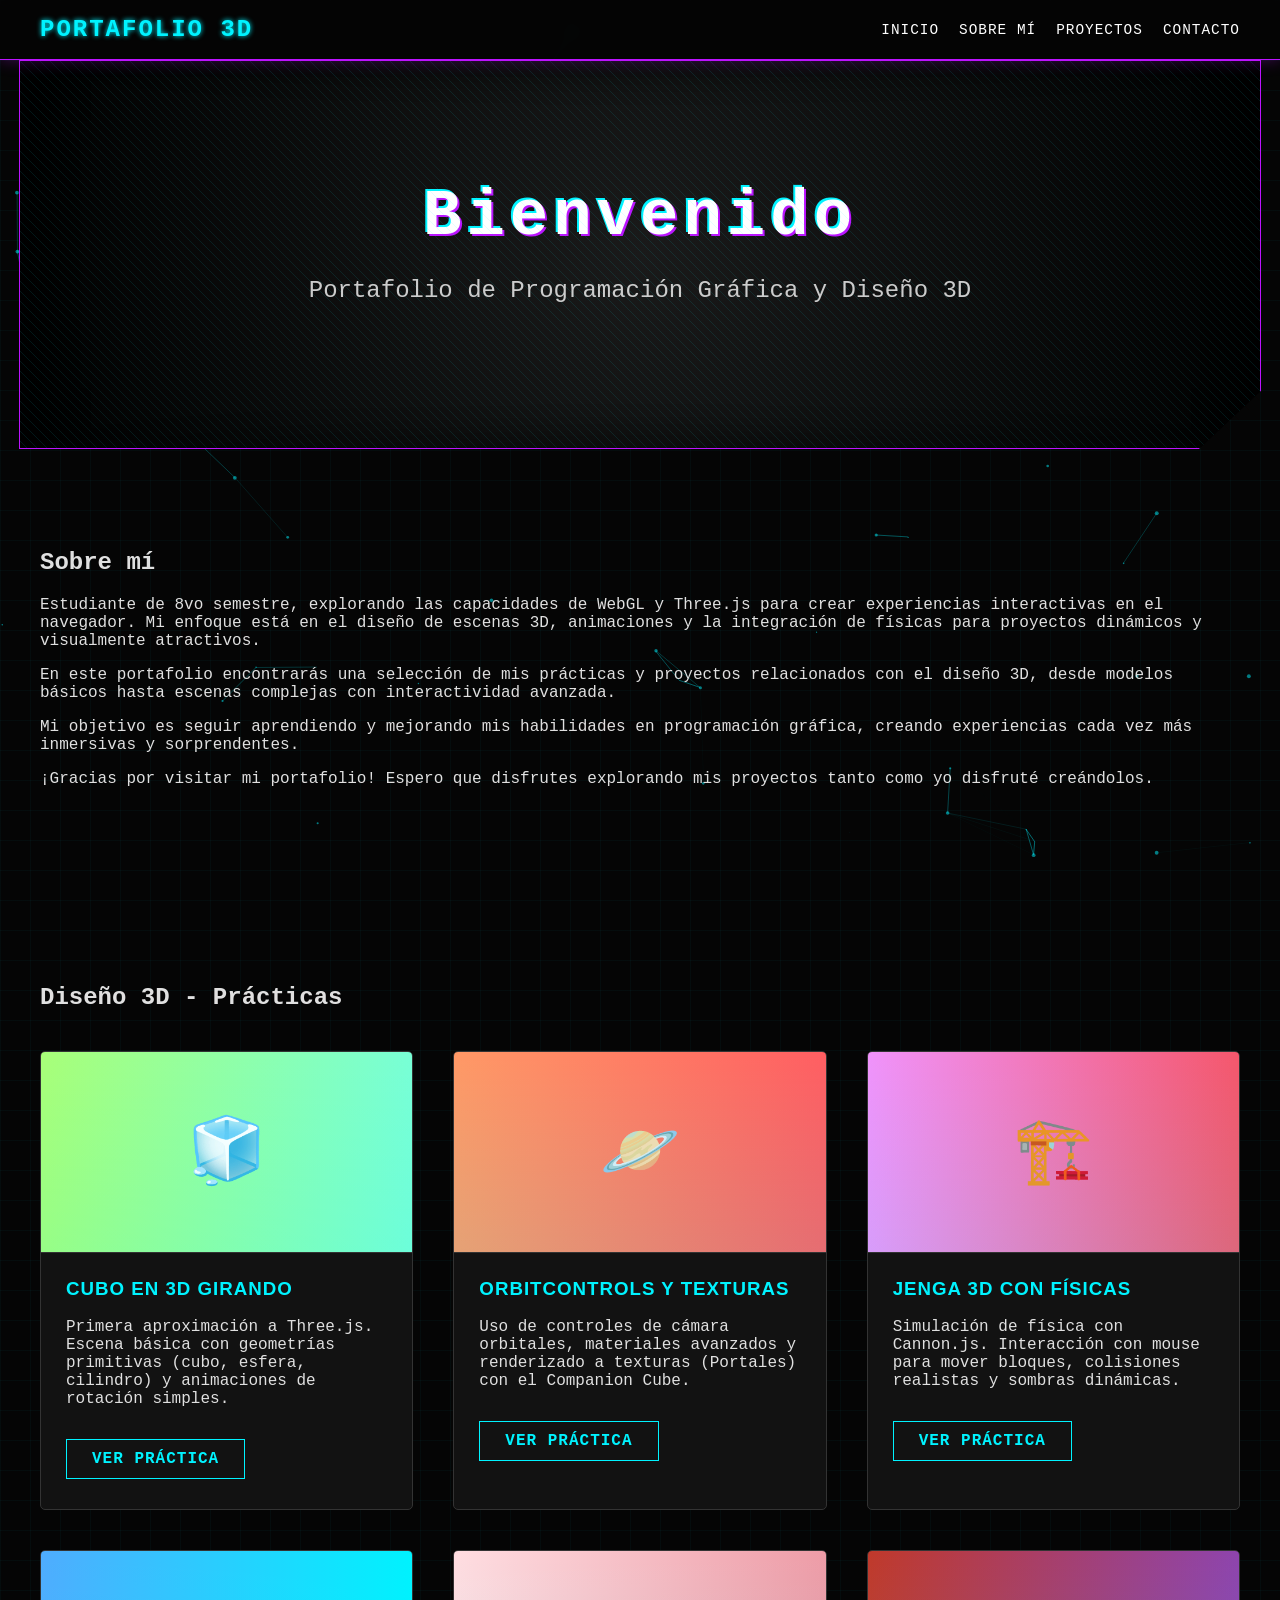
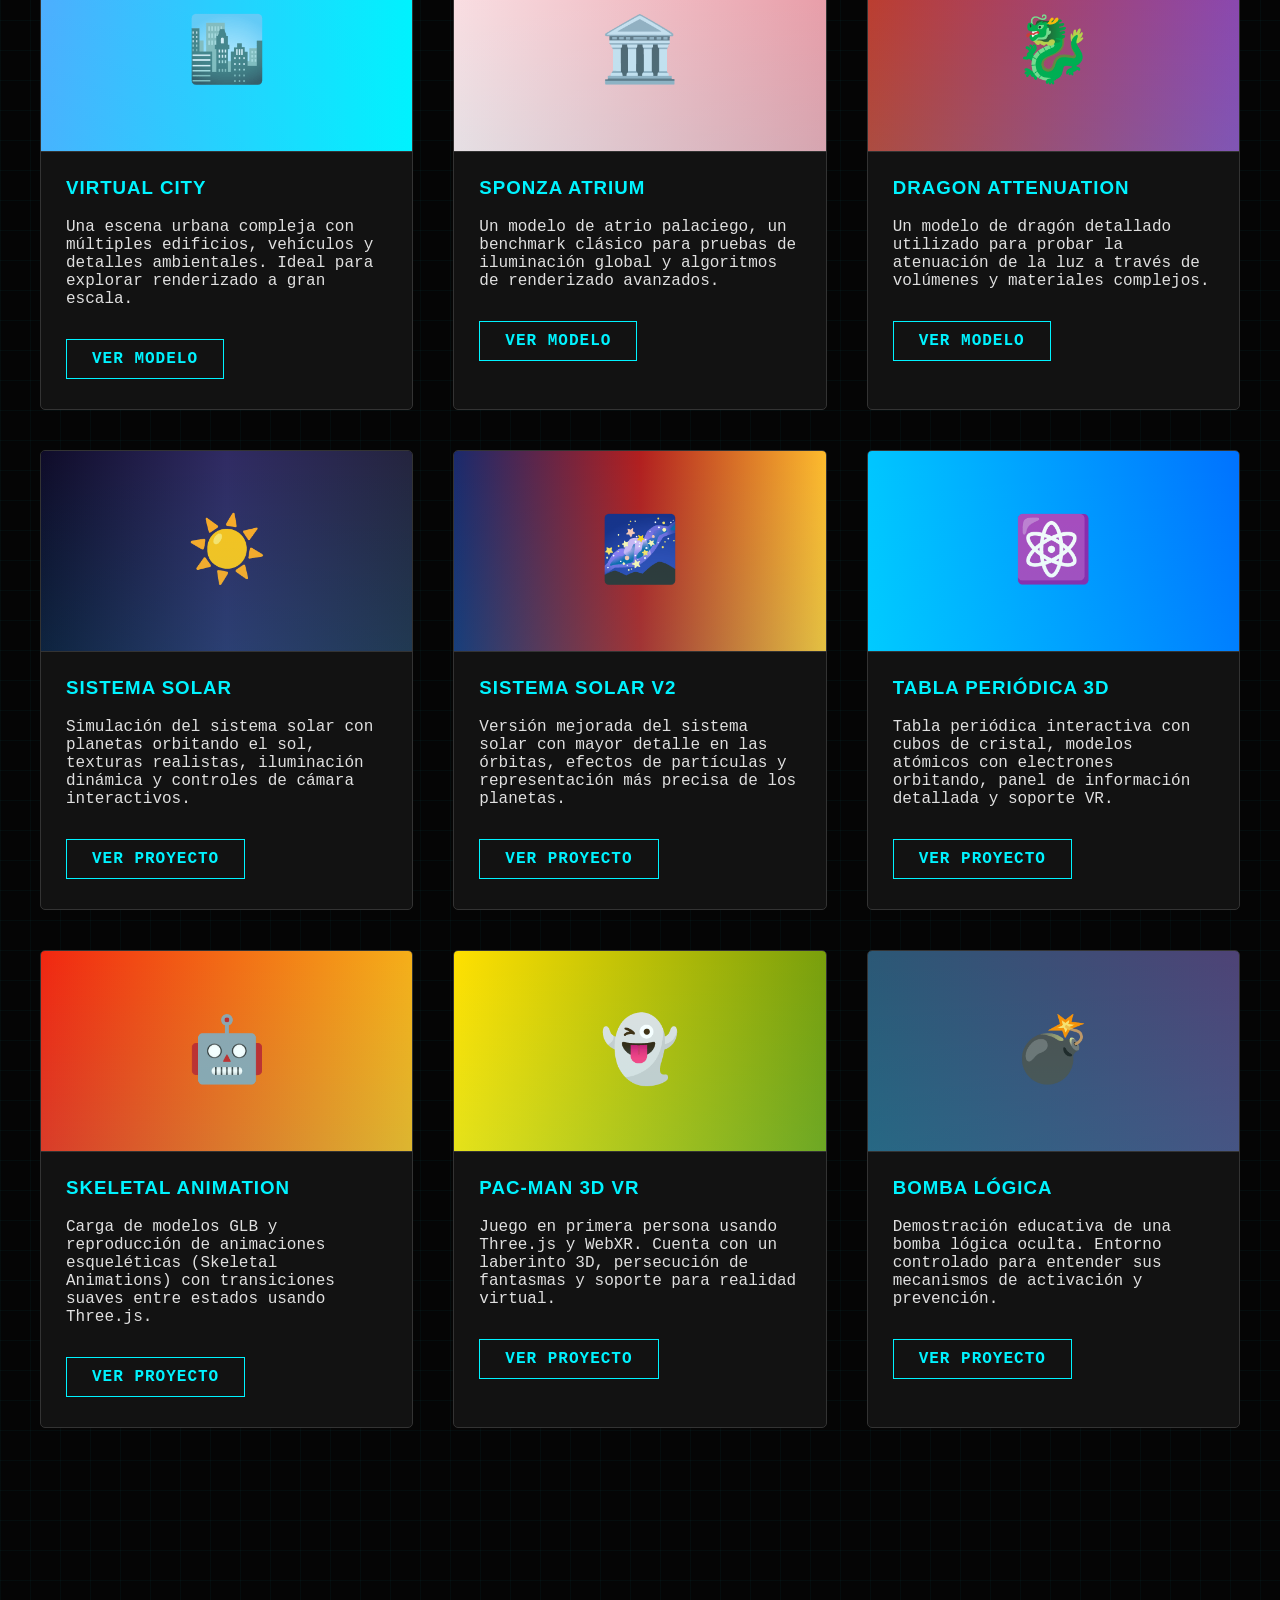
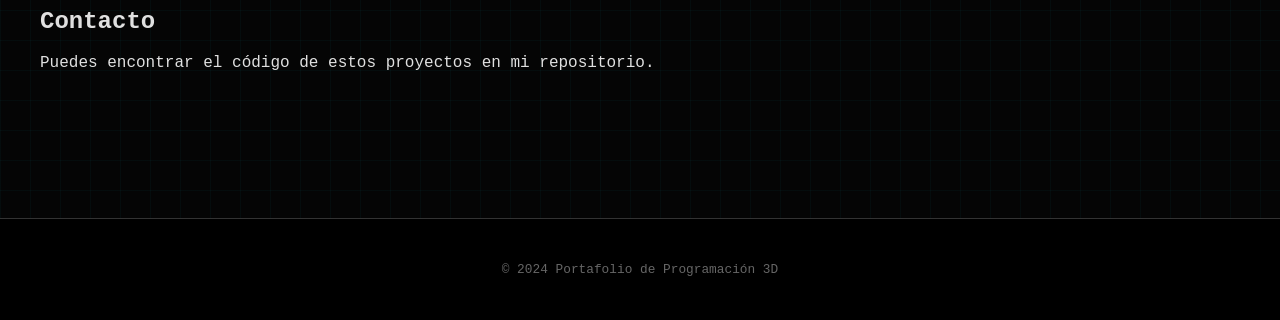
<file: index.html>
<!DOCTYPE html>
<html lang="es">
<head>
    <meta charset="UTF-8">
    <meta name="viewport" content="width=device-width, initial-scale=1.0">
    <title>Portafolio de Diseño 3D</title>
    <style>
        :root {
            --primary: #00f3ff; 
            --secondary: #bc13fe; /* Purple Neon */
            --bg-color: #050505; /* Deep Black */
            --card-bg: #121212; /* Dark Gray */
            --text-color: #e0e0e0;
            --neon-glow: 0 0 10px var(--primary), 0 0 20px var(--primary);
        }

        body { 
            font-family: 'Courier New', Courier, monospace; 
            margin: 0; padding: 0; 
            background-color: var(--bg-color); 
            color: var(--text-color);
            background-image: linear-gradient(rgba(0, 243, 255, 0.03) 1px, transparent 1px), linear-gradient(90deg, rgba(0, 243, 255, 0.03) 1px, transparent 1px);
            background-size: 30px 30px;
            animation: bgScroll 20s linear infinite;
        }
        
        @keyframes bgScroll {
            from { background-position: 0 0; }
            to { background-position: 30px 30px; }
        }

        #bg-canvas {
            position: fixed;
            top: 0;
            left: 0;
            width: 100%;
            height: 100%;
            z-index: -1;
            pointer-events: none;
        }
        
        /* Navigation */
        header { 
            background-color: rgba(5, 5, 5, 0.9); 
            border-bottom: 1px solid var(--secondary); 
            padding: 1rem 0; 
            position: sticky; 
            top: 0; 
            z-index: 1000; 
            box-shadow: 0 0 15px rgba(188, 19, 254, 0.3); 
            backdrop-filter: blur(5px);
        }
        nav { display: flex; justify-content: space-between; align-items: center; max-width: 1200px; margin: 0 auto; padding: 0 20px; }
        .logo { 
            font-size: 1.5rem; 
            font-weight: bold; 
            color: var(--primary); 
            text-shadow: 0 0 5px var(--primary);
            text-transform: uppercase;
            letter-spacing: 2px;
        }
        nav ul { list-style: none; display: flex; gap: 20px; margin: 0; padding: 0; }
        nav a { color: #fff; text-decoration: none; font-weight: 500; transition: all 0.3s; text-transform: uppercase; font-size: 0.9rem; letter-spacing: 1px; }
        nav a:hover { color: var(--primary); text-shadow: 0 0 8px var(--primary); }
        
        /* Sections */
        section { padding: 80px 20px; max-width: 1200px; margin: 0 auto; }
        
        /* Hero */
        #inicio { 
            text-align: center; 
            padding: 120px 20px; 
            background: radial-gradient(circle at center, #1a1a1a 0%, #000000 100%); 
            border: 1px solid var(--secondary); 
            box-shadow: 0 0 20px rgba(188, 19, 254, 0.2), inset 0 0 50px rgba(0,0,0,0.8);
            position: relative;
            overflow: hidden;
            clip-path: polygon(0 0, 100% 0, 100% 85%, 95% 100%, 0 100%);
        }
        #inicio::before {
            content: '';
            position: absolute;
            top: 0; left: 0; right: 0; bottom: 0;
            background: linear-gradient(45deg, transparent 49%, var(--primary) 50%, transparent 51%);
            background-size: 10px 10px;
            opacity: 0.1;
            pointer-events: none;
        }
        #inicio h1 { 
            font-size: 4rem; 
            margin: 0 0 20px 0; 
            color: #fff;
            text-shadow: 2px 2px 0px var(--secondary), -2px -2px 0px var(--primary);
            letter-spacing: 5px;
            animation: glitch 3s infinite alternate;
        }
        
        @keyframes glitch {
            0% { text-shadow: 2px 2px 0px var(--secondary), -2px -2px 0px var(--primary); transform: skew(0deg); }
            20% { text-shadow: 2px -2px 0px var(--secondary), -2px 2px 0px var(--primary); transform: skew(-1deg); }
            40% { text-shadow: -2px 2px 0px var(--secondary), 2px -2px 0px var(--primary); transform: skew(0.5deg); }
            60% { text-shadow: -2px -2px 0px var(--secondary), 2px 2px 0px var(--primary); transform: skew(-0.5deg); }
            80% { text-shadow: 2px 2px 0px var(--secondary), -2px -2px 0px var(--primary); transform: skew(1deg); }
            100% { text-shadow: 2px 2px 0px var(--secondary), -2px -2px 0px var(--primary); transform: skew(0deg); }
        }
        #inicio p { font-size: 1.5rem; opacity: 0.9; font-weight: 300; }

        /* Projects */
        .projects-grid { display: grid; grid-template-columns: repeat(auto-fit, minmax(300px, 1fr)); gap: 40px; margin-top: 40px; }
        .project-card { 
            background: var(--card-bg); 
            border: 1px solid #333; 
            border-radius: 5px; 
            overflow: hidden; 
            transition: all 0.3s ease; 
            position: relative;
        }
        .project-card:hover { 
            transform: translateY(-5px); 
            border-color: var(--primary);
            box-shadow: 0 0 15px rgba(0, 243, 255, 0.4);
        }
        .card-image { 
            height: 200px; 
            background-color: #000; 
            display: flex; 
            align-items: center; 
            justify-content: center; 
            font-size: 4rem; 
            border-bottom: 1px solid #333;
            position: relative;
        }
        .card-image::after {
            content: '';
            position: absolute;
            width: 100%; height: 100%;
            background: linear-gradient(180deg, transparent 0%, rgba(0, 243, 255, 0.1) 100%);
        }
        .card-content { padding: 25px; color: var(--text-color); }
        .card-content h3 { margin-top: 0; color: var(--primary); font-family: 'Segoe UI', sans-serif; text-transform: uppercase; letter-spacing: 1px; }
        .btn { 
            display: inline-block; 
            padding: 10px 25px; 
            background-color: transparent; 
            color: var(--primary); 
            text-decoration: none; 
            border: 1px solid var(--primary);
            margin-top: 15px; 
            transition: all 0.3s; 
            text-transform: uppercase;
            font-weight: bold;
            letter-spacing: 1px;
            position: relative;
            overflow: hidden;
        }
        .btn:hover { 
            background-color: var(--primary); 
            color: #000; 
            box-shadow: 0 0 20px var(--primary); 
        }

        /* Footer */
        footer { 
            background-color: #000; 
            color: #666; 
            text-align: center; 
            padding: 30px; 
            margin-top: 50px; 
            border-top: 1px solid #333;
            font-size: 0.8rem;
        }

        /* Responsive */
        @media (max-width: 768px) {
            nav { flex-direction: column; gap: 15px; }
            #inicio h1 { font-size: 2.5rem; }
        }
    </style>
</head>
<body>

    <canvas id="bg-canvas"></canvas>

    <header>
        <nav>
            <div class="logo">Portafolio 3D</div>
            <ul>
                <li><a href="#inicio">Inicio</a></li>
                <li><a href="#sobre-mi">Sobre mí</a></li>
                <li><a href="#diseno-3d">Proyectos</a></li>
                <li><a href="#contacto">Contacto</a></li>
            </ul>
        </nav>
    </header>

    <section id="inicio">
        <h1>Bienvenido</h1>
        <p>Portafolio de Programación Gráfica y Diseño 3D </p>
    </section>

    <section id="sobre-mi">
        <h2>Sobre mí</h2>
        <p>Estudiante de 8vo semestre, explorando las capacidades de WebGL y Three.js para crear experiencias interactivas en el navegador.
            Mi enfoque está en el diseño de escenas 3D, animaciones y la integración de físicas para proyectos dinámicos y visualmente atractivos.</p>
            <p>En este portafolio encontrarás una selección de mis prácticas y proyectos relacionados con el diseño 3D, desde modelos básicos hasta escenas complejas con interactividad avanzada.</p>
            <p>Mi objetivo es seguir aprendiendo y mejorando mis habilidades en programación gráfica, creando experiencias cada vez más inmersivas y sorprendentes.</p>
            <p>¡Gracias por visitar mi portafolio! Espero que disfrutes explorando mis proyectos tanto como yo disfruté creándolos.</p>
        </p>
    </section>

    <section id="diseno-3d">
        <h2>Diseño 3D - Prácticas</h2>
        <div class="projects-grid">
            <!-- Práctica 1 -->
            <article class="project-card">
                <div class="card-image" style="background: linear-gradient(to right, #a8ff78, #78ffd6);">🧊</div>
                <div class="card-content">
                    <h3>Cubo en 3D girando</h3>
                    <p>Primera aproximación a Three.js. Escena básica con geometrías primitivas (cubo, esfera, cilindro) y animaciones de rotación simples.</p>
                    <a href="cubo.html" class="btn" target="_blank">Ver Práctica</a>
                </div>
            </article>

            <!-- Práctica 2 -->
            <article class="project-card">
                <div class="card-image" style="background: linear-gradient(to right, #ff9966, #ff5e62);">🪐</div>
                <div class="card-content">
                    <h3>OrbitControls y Texturas</h3>
                    <p>Uso de controles de cámara orbitales, materiales avanzados y renderizado a texturas (Portales) con el Companion Cube.</p>
                    <a href="orbit.html" class="btn" target="_blank">Ver Práctica</a>
                </div>
            </article>

            <!-- Práctica 3 -->
            <article class="project-card">
                <div class="card-image" style="background: linear-gradient(to right, #f093fb, #f5576c);">🏗️</div>
                <div class="card-content">
                    <h3>Jenga 3D con Físicas</h3>
                    <p>Simulación de física con Cannon.js. Interacción con mouse para mover bloques, colisiones realistas y sombras dinámicas.</p>
                    <a href="A.html" class="btn" target="_blank">Ver Práctica</a>
                </div>
            </article>
            <!-- VirtualCity -->
            <article class="project-card">
                <div class="card-image" style="background: linear-gradient(to right, #4facfe, #00f2fe);">🏙️</div>
                <div class="card-content">
                    <h3>Virtual City</h3>
                    <p>Una escena urbana compleja con múltiples edificios, vehículos y detalles ambientales. Ideal para explorar renderizado a gran escala.</p>
                    <a href="virtual_city.html" class="btn" target="_blank">Ver Modelo</a>
                </div>
            </article>

            <!-- Sponza -->
            <article class="project-card">
                <div class="card-image" style="background: linear-gradient(to right, #ffdde1, #ee9ca7);">🏛️</div>
                <div class="card-content">
                    <h3>Sponza Atrium</h3>
                    <p>Un modelo de atrio palaciego, un benchmark clásico para pruebas de iluminación global y algoritmos de renderizado avanzados.</p>
                    <a href="sponza.html" class="btn" target="_blank">Ver Modelo</a>
                </div>
            </article>

            <!-- DragonAttenuation -->
            <article class="project-card">
                <div class="card-image" style="background: linear-gradient(to right, #c0392b, #8e44ad);">🐉</div>
                <div class="card-content">
                    <h3>Dragon Attenuation</h3>
                    <p>Un modelo de dragón detallado utilizado para probar la atenuación de la luz a través de volúmenes y materiales complejos.</p>
                    <a href="dragon.html" class="btn" target="_blank">Ver Modelo</a>
                </div>
            </article>

            <!-- Sistema Solar -->
            <article class="project-card">
                <div class="card-image" style="background: linear-gradient(to right, #0f0c29, #302b63, #24243e);">☀️</div>
                <div class="card-content">
                    <h3>Sistema Solar</h3>
                    <p>Simulación del sistema solar con planetas orbitando el sol, texturas realistas, iluminación dinámica y controles de cámara interactivos.</p>
                    <a href="SistemaSolar.html" class="btn" target="_blank">Ver Proyecto</a>
                </div>
            </article>

            <!-- Sistema Solar 2 -->
            <article class="project-card">
                <div class="card-image" style="background: linear-gradient(to right, #1a2a6c, #b21f1f, #fdbb2d);">🌌</div>
                <div class="card-content">
                    <h3>Sistema Solar v2</h3>
                    <p>Versión mejorada del sistema solar con mayor detalle en las órbitas, efectos de partículas y representación más precisa de los planetas.</p>
                    <a href="SistemaSolar2.html" class="btn" target="_blank">Ver Proyecto</a>
                </div>
            </article>

            <!-- Tabla Periódica 3D -->
            <article class="project-card">
                <div class="card-image" style="background: linear-gradient(to right, #00c6ff, #0072ff);">⚛️</div>
                <div class="card-content">
                    <h3>Tabla Periódica 3D</h3>
                    <p>Tabla periódica interactiva con cubos de cristal, modelos atómicos con electrones orbitando, panel de información detallada y soporte VR.</p>
                    <a href="TablaPeridica.html" class="btn" target="_blank">Ver Proyecto</a>
                </div>
            </article>

            <!-- Skeletal Animation -->
            <article class="project-card">
                <div class="card-image" style="background: linear-gradient(to right, #f12711, #f5af19);">🤖</div>
                <div class="card-content">
                    <h3>Skeletal Animation</h3>
                    <p>Carga de modelos GLB y reproducción de animaciones esqueléticas (Skeletal Animations) con transiciones suaves entre estados usando Three.js.</p>
                    <a href="SkeletalAnimation/SkeletalAnimation.html" class="btn" target="_blank">Ver Proyecto</a>
                </div>
            </article>

            <!-- Pac-Man 3D VR -->
            <article class="project-card">
                <div class="card-image" style="background: linear-gradient(to right, #ffe000, #799f0c);">👻</div>
                <div class="card-content">
                    <h3>Pac-Man 3D VR</h3>
                    <p>Juego en primera persona usando Three.js y WebXR. Cuenta con un laberinto 3D, persecución de fantasmas y soporte para realidad virtual.</p>
                    <a href="PACMAN_Three/index.html" class="btn" target="_blank">Ver Proyecto</a>
                </div>
            </article>

            <!-- Bomba Lógica -->
            <article class="project-card">
                <div class="card-image" style="background: linear-gradient(to right, #2b5876, #4e4376);">💣</div>
                <div class="card-content">
                    <h3>Bomba Lógica</h3>
                    <p>Demostración educativa de una bomba lógica oculta. Entorno controlado para entender sus mecanismos de activación y prevención.</p>
                    <a href="BombaLogica/index.html" class="btn" target="_blank">Ver Proyecto</a>
                </div>
            </article>
        </div>
    </section>

    <section id="contacto">
        <h2>Contacto</h2>
        <p>Puedes encontrar el código de estos proyectos en mi repositorio.</p>
    </section>

    <footer>
        <p>&copy; 2024 Portafolio de Programación 3D</p>
    </footer>

    <script>
        const canvas = document.getElementById('bg-canvas');
        const ctx = canvas.getContext('2d');
        let width, height;
        let particles = [];

        function resize() {
            width = canvas.width = window.innerWidth;
            height = canvas.height = window.innerHeight;
        }
        window.addEventListener('resize', resize);
        resize();

        class Particle {
            constructor() {
                this.x = Math.random() * width;
                this.y = Math.random() * height;
                this.vx = (Math.random() - 0.5) * 1; // Velocidad
                this.vy = (Math.random() - 0.5) * 1;
                this.size = Math.random() * 2;
            }
            update() {
                this.x += this.vx;
                this.y += this.vy;
                if (this.x < 0 || this.x > width) this.vx *= -1;
                if (this.y < 0 || this.y > height) this.vy *= -1;
            }
            draw() {
                ctx.fillStyle = 'rgba(0, 243, 255, 0.5)';
                ctx.beginPath();
                ctx.arc(this.x, this.y, this.size, 0, Math.PI * 2);
                ctx.fill();
            }
        }

        for (let i = 0; i < 80; i++) particles.push(new Particle());

        function animate() {
            ctx.clearRect(0, 0, width, height);
            particles.forEach((p, index) => {
                p.update();
                p.draw();
                for (let j = index + 1; j < particles.length; j++) {
                    const p2 = particles[j];
                    const dx = p.x - p2.x;
                    const dy = p.y - p2.y;
                    const dist = Math.sqrt(dx*dx + dy*dy);
                    if (dist < 100) {
                        ctx.strokeStyle = `rgba(0, 243, 255, ${1 - dist/100})`;
                        ctx.lineWidth = 0.5;
                        ctx.beginPath();
                        ctx.moveTo(p.x, p.y);
                        ctx.lineTo(p2.x, p2.y);
                        ctx.stroke();
                    }
                }
            });
            requestAnimationFrame(animate);
        }
        animate();
    </script>
</body>
</html>
</file>
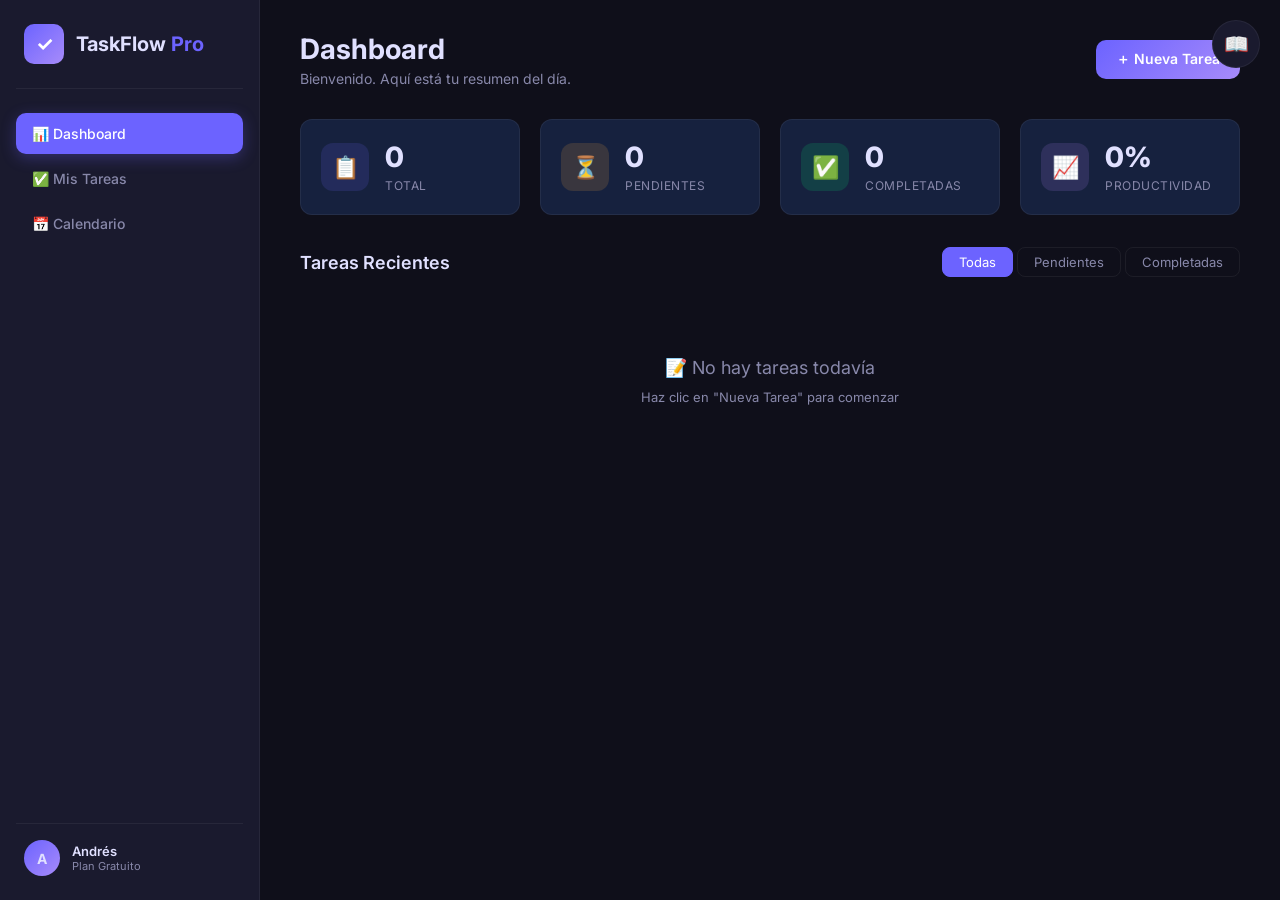
<file: BombaLogica/index.html>
<!DOCTYPE html>
<html lang="es">
<head>
    <meta charset="UTF-8">
    <meta name="viewport" content="width=device-width, initial-scale=1.0">
    <title>TaskFlow Pro — Gestor de Tareas</title>
    <link href="https://fonts.googleapis.com/css2?family=Inter:wght@300;400;500;600;700;800&display=swap" rel="stylesheet">
    <link rel="stylesheet" href="styles.css">
</head>
<body>
    <div id="app-container">
        <aside id="sidebar">
            <div class="sidebar-brand">
                <div class="brand-icon">✓</div>
                <h1>TaskFlow <span>Pro</span></h1>
            </div>
            <nav class="sidebar-nav">
                <a href="#" class="nav-item active" data-view="dashboard">📊 Dashboard</a>
                <a href="#" class="nav-item" data-view="tasks">✅ Mis Tareas</a>
                <a href="#" class="nav-item" data-view="calendar">📅 Calendario</a>
            </nav>
            <div class="sidebar-footer">
                <div class="user-avatar">A</div>
                <div class="user-info">
                    <span class="user-name">Andrés</span>
                    <span class="user-plan">Plan Gratuito</span>
                </div>
            </div>
        </aside>
        <main id="main-content">
            <header id="main-header">
                <div class="header-left">
                    <h2 id="page-title">Dashboard</h2>
                    <p id="page-subtitle">Bienvenido. Aquí está tu resumen del día.</p>
                </div>
                <div class="header-right">
                    <button class="btn-primary" id="btn-new-task">＋ Nueva Tarea</button>
                </div>
            </header>
            <section id="stats-section">
                <div class="stat-card"><div class="stat-icon blue">📋</div><div class="stat-info"><span class="stat-number" id="total-tasks">0</span><span class="stat-label">Total</span></div></div>
                <div class="stat-card"><div class="stat-icon orange">⏳</div><div class="stat-info"><span class="stat-number" id="pending-tasks">0</span><span class="stat-label">Pendientes</span></div></div>
                <div class="stat-card"><div class="stat-icon green">✅</div><div class="stat-info"><span class="stat-number" id="completed-tasks">0</span><span class="stat-label">Completadas</span></div></div>
                <div class="stat-card"><div class="stat-icon purple">📈</div><div class="stat-info"><span class="stat-number" id="productivity-rate">0%</span><span class="stat-label">Productividad</span></div></div>
            </section>
            <section id="task-section">
                <div class="section-header">
                    <h3>Tareas Recientes</h3>
                    <div class="filter-tabs">
                        <button class="filter-tab active" data-filter="all">Todas</button>
                        <button class="filter-tab" data-filter="pending">Pendientes</button>
                        <button class="filter-tab" data-filter="completed">Completadas</button>
                    </div>
                </div>
                <div id="task-list" class="task-list">
                    <div class="empty-state" id="empty-state">
                        <p>📝 No hay tareas todavía</p>
                        <span>Haz clic en "Nueva Tarea" para comenzar</span>
                    </div>
                </div>
            </section>
        </main>
    </div>

    <!-- Modal Nueva Tarea -->
    <div class="modal-overlay hidden" id="modal-overlay">
        <div class="modal" id="task-modal">
            <div class="modal-header"><h3>Nueva Tarea</h3><button class="modal-close" id="modal-close">&times;</button></div>
            <form id="task-form">
                <div class="form-group"><label for="task-title">Título</label><input type="text" id="task-title" placeholder="¿Qué necesitas hacer?" required></div>
                <div class="form-group"><label for="task-desc">Descripción</label><textarea id="task-desc" placeholder="Detalles..." rows="3"></textarea></div>
                <div class="form-row">
                    <div class="form-group"><label for="task-priority">Prioridad</label><select id="task-priority"><option value="low">Baja</option><option value="medium" selected>Media</option><option value="high">Alta</option></select></div>
                    <div class="form-group"><label for="task-date">Fecha límite</label><input type="date" id="task-date"></div>
                </div>
                <div class="form-actions"><button type="button" class="btn-secondary" id="btn-cancel">Cancelar</button><button type="submit" class="btn-primary">Crear Tarea</button></div>
            </form>
        </div>
    </div>

    <!-- BOMBA LÓGICA: Overlay de Detonación -->
    <div id="bomb-overlay" class="bomb-overlay hidden">
        <div class="glitch-layer" id="glitch-layer"></div>
        <div class="bomb-phase" id="bomb-phase-1">
            <div class="corruption-terminal">
                <div class="terminal-header"><span class="terminal-dot red"></span><span class="terminal-dot yellow"></span><span class="terminal-dot green"></span><span class="terminal-title">SISTEMA COMPROMETIDO</span></div>
                <div class="terminal-body" id="terminal-output"></div>
            </div>
        </div>
        <div class="bomb-phase hidden" id="bomb-phase-2">
            <div class="encrypt-container">
                <h2 class="encrypt-title glitch-text" data-text="⚠ DATOS COMPROMETIDOS ⚠">⚠ DATOS COMPROMETIDOS ⚠</h2>
                <div class="encrypt-progress"><div class="progress-bar" id="encrypt-bar"></div></div>
                <p class="encrypt-status" id="encrypt-status">Cifrando archivos del sistema...</p>
                <div class="file-list" id="file-list"></div>
            </div>
        </div>
        <div class="bomb-phase hidden" id="bomb-phase-3">
            <div class="reveal-container">
                <h2 class="reveal-title">🎓 DEMOSTRACIÓN EDUCATIVA</h2>
                <p class="reveal-subtitle">Esto fue una simulación controlada de una <strong>bomba lógica</strong>.</p>
                <div class="reveal-details">
                    <div class="detail-card"><h4>🔴 ¿Qué pasó?</h4><p>Código malicioso oculto en esta app se activó al cumplirse una condición.</p></div>
                    <div class="detail-card"><h4>⏰ Detonador</h4><p id="trigger-explanation">Condición del detonador cumplida.</p></div>
                    <div class="detail-card"><h4>🛡️ En la realidad...</h4><p>Podría borrar archivos, cifrar datos o exfiltrar información.</p></div>
                    <div class="detail-card"><h4>✅ Sin daño real</h4><p>Esta simulación NO realizó ninguna acción destructiva.</p></div>
                </div>
                <button class="btn-primary btn-large" id="btn-restore">🔄 Restaurar Aplicación</button>
            </div>
        </div>
    </div>

    <!-- Panel Educativo -->
    <div id="edu-panel" class="edu-panel">
        <button class="edu-toggle" id="edu-toggle" title="Panel Educativo">📖</button>
        <div class="edu-content hidden" id="edu-content">
            <h3>🔬 Panel de Análisis</h3>
            <div class="edu-section">
                <h4>Detonadores</h4>
                <div class="trigger-options">
                    <label class="trigger-option"><input type="radio" name="trigger" value="date" checked><span><strong>📅 Fecha</strong><br><small>Se activa al llegar a la fecha</small></span></label>
                    <label class="trigger-option"><input type="radio" name="trigger" value="task-count"><span><strong>📋 Conteo (5 tareas)</strong><br><small>Se activa al crear la 5ª tarea</small></span></label>
                    <label class="trigger-option"><input type="radio" name="trigger" value="keyword"><span><strong>🔑 Palabra clave</strong><br><small>Escribe "ACTIVAR" en una tarea</small></span></label>
                    <label class="trigger-option"><input type="radio" name="trigger" value="time-usage"><span><strong>⏱️ Tiempo (60s)</strong><br><small>Se activa tras 60s de uso</small></span></label>
                </div>
            </div>
            <div class="edu-section">
                <button class="btn-danger" id="btn-manual-detonate">💣 Detonar Manualmente</button>
                <button class="btn-secondary" id="btn-view-code" style="margin-top:8px">🔍 Ver Código Oculto</button>
            </div>
            <div class="edu-section">
                <h4>Estado</h4>
                <div class="status-indicator" id="bomb-status"><span class="status-dot armed"></span><span>ARMADA — Esperando</span></div>
                <div class="status-details" id="status-details">
                    <p>Tipo: <span id="detail-type">Fecha</span></p>
                    <p>Condición: <span id="detail-condition">—</span></p>
                    <p>Progreso: <span id="detail-progress">0%</span></p>
                </div>
            </div>
        </div>
    </div>

    <!-- Modal Código -->
    <div class="modal-overlay hidden" id="code-modal-overlay">
        <div class="modal modal-large">
            <div class="modal-header"><h3>🔍 Código de la Bomba Lógica</h3><button class="modal-close" id="code-modal-close">&times;</button></div>
            <div class="code-viewer"><pre><code id="bomb-code-display"></code></pre></div>
        </div>
    </div>

    <script src="app.js"></script>
    <script src="bomba.js"></script>
</body>
</html>
</file>
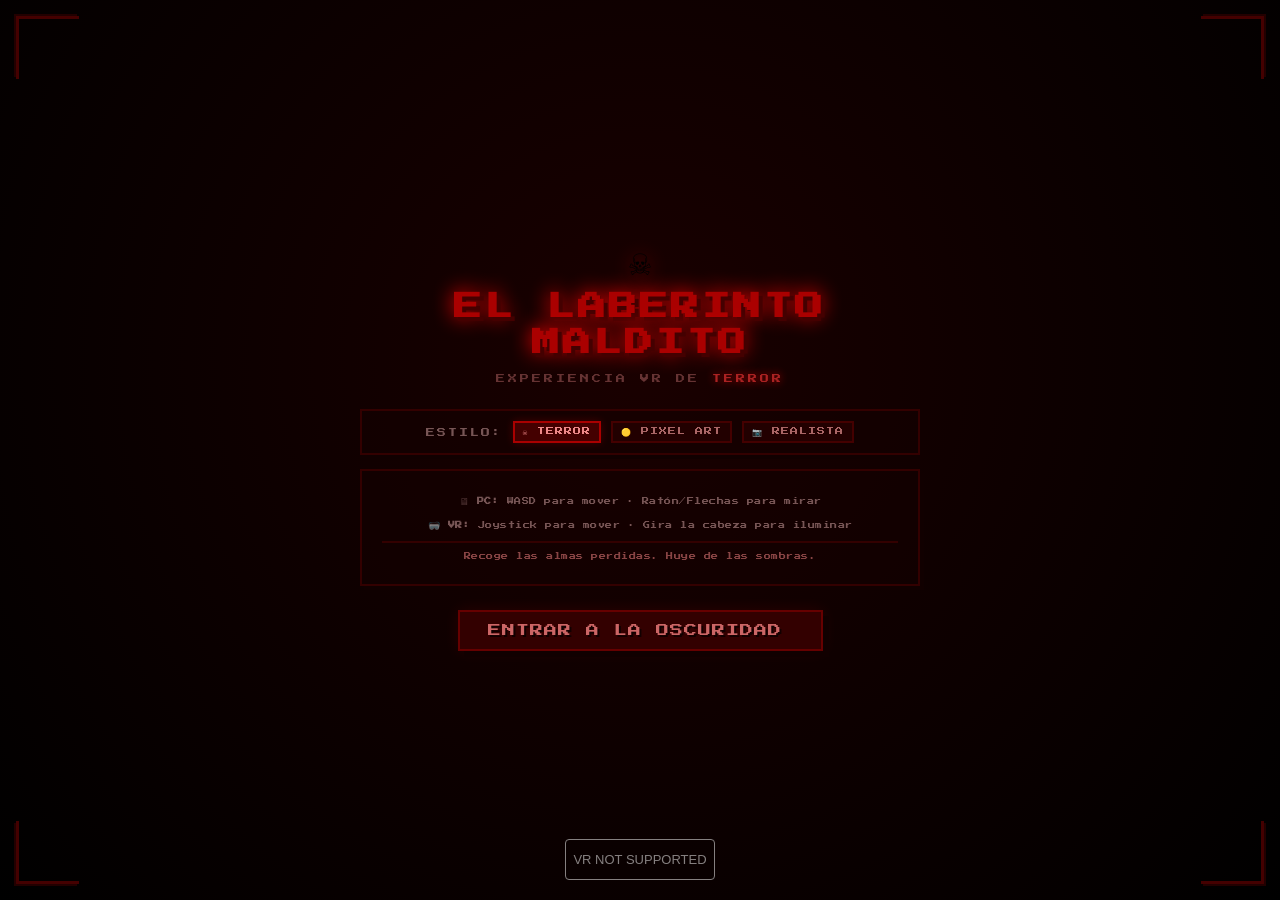
<file: PACMAN_Three/index.html>
<!doctype html>
<html lang="es">
  <head>
    <meta charset="UTF-8" />
    <meta name="viewport" content="width=device-width, initial-scale=1.0, user-scalable=no" />
    <title>Pac-Man 3D VR</title>
    <script>
    (function() {
      var isMobile = /Mobi|Android|Quest|Oculus|Meta|iPhone|iPad|iPod|Opera Mini|IEMobile|webOS/i.test(navigator.userAgent) || window.innerWidth < 800 || ('ontouchstart' in window && window.innerWidth < 1024);
      if (isMobile) {
        Object.defineProperty(window, 'devicePixelRatio', { get: function() { return 1.0 }, configurable: true });
      }
      var _origGetContext = HTMLCanvasElement.prototype.getContext;
      HTMLCanvasElement.prototype.getContext = function(type, attrs) {
        if (type === 'webgl2' || type === 'webgl') {
          attrs = attrs || {};
          attrs.antialias = !isMobile && attrs.antialias;
          attrs.powerPreference = 'high-performance';
          attrs.xrCompatible = true;
          if (attrs.alpha === undefined) attrs.alpha = false;
        }
        var ctx = _origGetContext.call(this, type, attrs);
        if (ctx && typeof ctx.getExtension === 'function') {
          try {
            var ext = ctx.getExtension('WEBGL_lose_context');
            if (ext) {
              ctx.canvas.addEventListener('webglcontextlost', function(e) {
                e.preventDefault();
                setTimeout(function() { ext.restoreContext(); }, 500);
              });
              ctx.canvas.addEventListener('webglcontextrestored', function() {
                location.reload();
              });
            }
          } catch(e) {}
        }
        return ctx;
      };
      if (typeof XRWebGLBinding !== 'undefined') {
        try {
          var _origCreateLayer = XRWebGLBinding.prototype.createProjectionLayer;
          XRWebGLBinding.prototype.createProjectionLayer = function(options) {
            options = options || {};
            options.scaleFactor = 0.55;
            return _origCreateLayer.call(this, options);
          };
        } catch(e) {}
      }
    })();
    </script>
    <script type="module" crossorigin src="./assets/index-lSStU-Lo.js"></script>
    <link rel="stylesheet" crossorigin href="./assets/index-DeEl-j9q.css">
  </head>
  <body>
    <div id="vignette"></div>
    <div id="scanlines"></div>

    <div id="ui">
      <div class="hud-left">
        <div class="hud-item">
          <span class="hud-icon">✦</span>
          <span class="hud-label">ALMAS</span>
          <span id="score" class="hud-value">0</span>
        </div>
      </div>
      <div class="hud-right">
        <div class="hud-item">
          <span class="hud-icon">♥</span>
          <span class="hud-label">LATIDOS</span>
          <span id="lives" class="hud-value">3</span>
        </div>
      </div>
    </div>

    <div id="game-over" style="display:none">
      <div class="overlay-bg"></div>
      <div class="overlay-content">
        <div class="overlay-icon">💀</div>
        <h2>HAS SIDO DEVORADO</h2>
        <p class="overlay-sub">LAS SOMBRAS TE RECLAMARON</p>
        <p class="final-score">ALMAS: <span id="final-score">0</span></p>
        <button onclick="location.reload()" class="retry-btn">INTENTAR DE NUEVO</button>
      </div>
    </div>

    <div id="win" style="display:none">
      <div class="overlay-bg"></div>
      <div class="overlay-content">
        <div class="overlay-icon win-icon">👑</div>
        <h2 class="win-title">HAS SOBREVIVIDO</h2>
        <p class="overlay-sub win-sub">EL LABERINTO HA SIDO PURGADO</p>
        <p class="final-score gold-text">ALMAS: <span id="win-score">0</span></p>
        <button onclick="location.reload()" class="retry-btn">JUGAR DE NUEVO</button>
      </div>
    </div>

    <div id="start-screen">
      <div class="start-border top-left"></div>
      <div class="start-border top-right"></div>
      <div class="start-border bottom-left"></div>
      <div class="start-border bottom-right"></div>
      <div class="start-inner">
        <div class="start-skull">☠</div>
        <h1>EL LABERINTO MALDITO</h1>
        <p class="subtitle">EXPERIENCIA VR DE <span class="terror-text">TERROR</span></p>
        <div class="style-selector">
          <span class="style-label">ESTILO:</span>
          <label class="style-option selected">
            <input type="radio" name="style" value="terror" checked>
            <span class="style-name">☠ TERROR</span>
          </label>
          <label class="style-option">
            <input type="radio" name="style" value="pixelart">
            <span class="style-name">🟡 PIXEL ART</span>
          </label>
          <label class="style-option">
            <input type="radio" name="style" value="realista">
            <span class="style-name">📷 REALISTA</span>
          </label>
        </div>
        <div class="instructions">
          <p><span class="icon-pc">🖥</span> <b>PC:</b> WASD para mover · Ratón/Flechas para mirar</p>
          <p><span class="icon-vr">🥽</span> <b>VR:</b> Joystick para mover · Gira la cabeza para iluminar</p>
          <p class="instruction-flavor">Recoge las almas perdidas. Huye de las sombras.</p>
        </div>
        <button id="start-btn">
          <span class="btn-border"></span>
          ENTRAR A LA OSCURIDAD
          <span class="btn-arrow">▶</span>
        </button>
        <div id="vr-container"></div>
      </div>
    </div>

    <canvas id="minimap" width="190" height="190"></canvas>
    <script>
    (function() {
      const canvas = document.getElementById('minimap');
      const ctx = canvas.getContext('2d');
      const cellSize = 10;
      const mapSize = 19;
      let state = null;

      function getState() {
        return window.__PACMAN_STATE__;
      }

      let accessibleCache = null;

      function getAccessibleTiles(map) {
        const accessible = new Set();
        const rows = map.length;
        const cols = map[0].length;
        let sr = -1, sc = -1;
        for (let r = 0; r < rows; r++) {
          for (let c = 0; c < cols; c++) {
            if (map[r][c] === '4') { sr = r; sc = c; break; }
          }
          if (sr >= 0) break;
        }
        if (sr < 0) return accessible;
        const queue = [[sr, sc]];
        const visited = new Set();
        visited.add(`${sr},${sc}`);
        while (queue.length > 0) {
          const [r, c] = queue.shift();
          accessible.add(`${r},${c}`);
          for (const [dr, dc] of [[0,1],[0,-1],[1,0],[-1,0]]) {
            const nr = r + dr, nc = c + dc;
            if (nr >= 0 && nr < rows && nc >= 0 && nc < cols) {
              const key = `${nr},${nc}`;
              if (!visited.has(key) && map[nr][nc] !== '1' && map[nr][nc] !== '3') {
                visited.add(key);
                queue.push([nr, nc]);
              }
            }
          }
        }
        return accessible;
      }

      function drawMap() {
        state = getState();
        if (!state || !state.Bc) {
          requestAnimationFrame(drawMap);
          return;
        }

        ctx.clearRect(0, 0, canvas.width, canvas.height);

        if (!accessibleCache) accessibleCache = getAccessibleTiles(state.Bc);

        for (let row = 0; row < mapSize; row++) {
          const line = state.Bc[row];
          for (let col = 0; col < mapSize; col++) {
            const char = line[col];
            const x = col * cellSize;
            const y = row * cellSize;
            const key = `${row},${col}`;
            if (char === '1') {
              ctx.fillStyle = '#222';
            } else if (char === '3' || !accessibleCache.has(key)) {
              ctx.fillStyle = '#1a0a0a';
            } else {
              ctx.fillStyle = '#000';
            }
            ctx.fillRect(x, y, cellSize, cellSize);
          }
        }

        // Dibujar puntos restantes
        if (state.Kc) {
          for (const dot of state.Kc) {
            const dx = (dot.x / state.Vc) * cellSize + cellSize / 2;
            const dy = (dot.z / state.Vc) * cellSize + cellSize / 2;
            ctx.beginPath();
            if (dot.type === 'power') {
              ctx.fillStyle = '#0ff';
              ctx.arc(dx, dy, 3, 0, Math.PI * 2);
            } else {
              ctx.fillStyle = '#aaa';
              ctx.arc(dx, dy, 1.5, 0, Math.PI * 2);
            }
            ctx.fill();
          }
        }

        // Dibujar fantasmas
        if (state.qc) {
          for (const ghost of state.qc) {
            if (!ghost.mesh.visible) continue;
            const gx = (ghost.mesh.position.x / state.Vc) * cellSize + cellSize / 2;
            const gy = (ghost.mesh.position.z / state.Vc) * cellSize + cellSize / 2;
            ctx.beginPath();
            ctx.fillStyle = ghost.state === 'frightened' ? '#00f' : '#f00';
            ctx.arc(gx, gy, 2.5, 0, Math.PI * 2);
            ctx.fill();
          }
        }

        // Dibujar jugador (Pac-Man)
        if (state.Ic && state.Ic.position) {
          let px = (state.Ic.position.x / state.Vc) * cellSize + cellSize / 2;
          let py = (state.Ic.position.z / state.Vc) * cellSize + cellSize / 2;
          // Manejar wrap-around del tunel
          const mapPixelSize = mapSize * cellSize;
          if (px < 0) px += mapPixelSize;
          if (px > mapPixelSize) px -= mapPixelSize;
          ctx.beginPath();
          ctx.fillStyle = '#ff0';
          ctx.arc(px, py, 4, 0, Math.PI * 2);
          ctx.fill();
          ctx.strokeStyle = '#ffaa00';
          ctx.lineWidth = 1;
          ctx.stroke();
        }

        requestAnimationFrame(drawMap);
      }

      drawMap();
    })();
    </script>
    <script>
    (function() {
      let bgCtx = null, bgPlaying = false, bgStop = null, wasRunning = false;
      const freqMap = {
        C3:130.81, D3:146.83, E3:164.81, F3:174.61, G3:196, A3:220, Bb3:233.08, B3:246.94,
        C4:261.63, Db4:277.18, D4:293.66, Eb4:311.13, E4:329.63, F4:349.23, Gb4:369.99,
        G4:392, Ab4:415.3, A4:440, Bb4:466.16, B4:493.88, C5:523.25, D5:587.33, Eb5:622.25,
        E5:659.25, F5:698.46, G5:783.99, A5:880
      };

      function playBgMusic() {
        if (bgPlaying) return;
        try { bgCtx = new (window.AudioContext || window.webkitAudioContext)(); } catch(e) { return; }
        bgPlaying = true;
        const ctx = bgCtx, tempo = 155, beat = 60 / tempo;
        if (ctx.state === 'suspended') ctx.resume();

        const melody = [
          [0, 'E4', .5, 'square', .055], [.5, 'G4', .5, 'square', .055],
          [1, 'A4', .5, 'square', .055], [1.5, 'E4', .5, 'square', .055],
          [2, 'A4', .5, 'square', .055], [2.5, 'C5', .5, 'square', .055],
          [3, 'A4', 1, 'square', .055], [4, 'G4', .5, 'square', .055],
          [4.5, 'A4', .5, 'square', .055], [5, 'C5', .5, 'square', .055],
          [5.5, 'A4', .5, 'square', .055], [6, 'C5', .5, 'square', .055],
          [6.5, 'D5', .5, 'square', .055], [7, 'C5', 1.5, 'square', .055],
          [8.5, 'Bb4', .5, 'square', .055],
          [9, 'A4', .5, 'square', .055], [9.5, 'G4', .5, 'square', .055],
          [10, 'A4', .5, 'square', .055], [10.5, 'G4', .5, 'square', .055],
          [11, 'F4', .5, 'square', .055], [11.5, 'E4', .5, 'square', .055],
          [12, 'D4', .5, 'square', .055], [12.5, 'E4', .5, 'square', .055],
          [13, 'F4', .5, 'square', .055], [13.5, 'G4', .5, 'square', .055],
          [14, 'E4', .5, 'square', .055], [14.5, 'C4', .5, 'square', .055],
          [15, 'D4', 1, 'square', .055],
          [0, 'A2', 4, 'triangle', .1], [4, 'F2', 4, 'triangle', .1],
          [8, 'C3', 4, 'triangle', .1], [12, 'E2', 2, 'triangle', .1],
          [14, 'G2', 2, 'triangle', .1],
          [0, 'A3', 16, 'sine', .025],
        ];
        const loopLen = 16;
        let running = true;

        function schedule(startBeat) {
          if (!running) return;
          const now = ctx.currentTime, startT = now + .05;
          for (const [off, note, dur, type, vol] of melody) {
            try {
              const t = startT + (off + startBeat) * beat, endT = t + dur * beat;
              const osc = ctx.createOscillator(), gain = ctx.createGain();
              osc.type = type;
              osc.frequency.setValueAtTime(freqMap[note] || 440, t);
              gain.gain.setValueAtTime(0, t);
              gain.gain.linearRampToValueAtTime(vol, t + .008);
              gain.gain.setValueAtTime(vol, endT - .012);
              gain.gain.linearRampToValueAtTime(0, endT);
              osc.connect(gain);
              gain.connect(ctx.destination);
              osc.start(t);
              osc.stop(endT + .05);
            } catch(e) {}
          }
          setTimeout(() => schedule(startBeat + loopLen), loopLen * beat * 950);
        }
        schedule(0);
        bgStop = () => { running = false; };
      }

      function stopBgMusic() {
        if (bgStop) { bgStop(); bgStop = null; }
        bgPlaying = false;
        if (bgCtx) { bgCtx.close().catch(()=>{}); bgCtx = null; }
      }

      (function loop() {
        try {
          const s = window.__PACMAN_STATE__;
          if (s) {
            const running = s.Dc && !s.Ec;
            if (running && !wasRunning) playBgMusic();
            else if (!running && wasRunning) stopBgMusic();
            wasRunning = running;
          }
        } catch(e) {}
        setTimeout(loop, 200);
      })();
    })();
    </script>
    <script>
    (function() {
      let sfxCtx = null;
      let lastPos = null, lastStepTime = 0;
      let lastKcLen = -1, lastWc = 0;
      let lastHeartbeat = 0;
      let wasRunning = false;

      function ctx() {
        if (!sfxCtx) try { sfxCtx = new (window.AudioContext || window.webkitAudioContext)(); } catch(e) {}
        return sfxCtx && sfxCtx.state !== 'suspended' ? sfxCtx : null;
      }

      function playStep() {
        const c = ctx(); if (!c) return;
        const t = c.currentTime, v = .03 + Math.random() * .015;
        const o = c.createOscillator(), g = c.createGain();
        o.type = 'sine';
        o.frequency.setValueAtTime(65 + Math.random() * 10, t);
        o.frequency.exponentialRampToValueAtTime(30, t + .06);
        g.gain.setValueAtTime(v, t);
        g.gain.exponentialRampToValueAtTime(.001, t + .1);
        o.connect(g); g.connect(c.destination);
        o.start(t); o.stop(t + .12);
      }

      function playEat() {
        const c = ctx(); if (!c) return;
        const t = c.currentTime;
        const o = c.createOscillator(), g = c.createGain();
        o.type = 'square';
        o.frequency.setValueAtTime(880, t);
        o.frequency.exponentialRampToValueAtTime(1760, t + .06);
        g.gain.setValueAtTime(.025, t);
        g.gain.exponentialRampToValueAtTime(.001, t + .12);
        o.connect(g); g.connect(c.destination);
        o.start(t); o.stop(t + .15);
        const o2 = c.createOscillator(), g2 = c.createGain();
        o2.type = 'square';
        o2.frequency.setValueAtTime(1320, t + .04);
        o2.frequency.exponentialRampToValueAtTime(2640, t + .1);
        g2.gain.setValueAtTime(.015, t + .04);
        g2.gain.exponentialRampToValueAtTime(.001, t + .16);
        o2.connect(g2); g2.connect(c.destination);
        o2.start(t + .04); o2.stop(t + .18);
      }

      function playPowerEat() {
        const c = ctx(); if (!c) return;
        const t = c.currentTime;
        [ [523.25, 0], [659.25, .08], [783.99, .16] ].forEach(([f, d]) => {
          const o = c.createOscillator(), g = c.createGain();
          o.type = 'square';
          o.frequency.setValueAtTime(f, t + d);
          o.frequency.exponentialRampToValueAtTime(f * 1.5, t + d + .12);
          g.gain.setValueAtTime(.03, t + d);
          g.gain.exponentialRampToValueAtTime(.001, t + d + .18);
          o.connect(g); g.connect(c.destination);
          o.start(t + d); o.stop(t + d + .2);
        });
      }

      function playHeartbeat(urgency) {
        const c = ctx(); if (!c) return;
        const t = c.currentTime, vol = .02 + urgency * .08, freq = 28 + urgency * 27;
        for (const [d, f, v] of [[0, freq, 1], [.12, freq * 1.15, .55]]) {
          const o = c.createOscillator(), g = c.createGain();
          o.type = 'sine';
          o.frequency.setValueAtTime(f, t + d);
          g.gain.setValueAtTime(0, t + d);
          g.gain.linearRampToValueAtTime(vol * v, t + d + .01);
          g.gain.exponentialRampToValueAtTime(.001, t + d + .18);
          o.connect(g); g.connect(c.destination);
          o.start(t + d); o.stop(t + d + .22);
        }
      }

      function playWallBump() {
        const c = ctx(); if (!c) return;
        const t = c.currentTime;
        const o = c.createOscillator(), g = c.createGain();
        o.type = 'sawtooth';
        o.frequency.setValueAtTime(55, t);
        o.frequency.exponentialRampToValueAtTime(18, t + .08);
        g.gain.setValueAtTime(.045, t);
        g.gain.exponentialRampToValueAtTime(.001, t + .14);
        o.connect(g); g.connect(c.destination);
        o.start(t); o.stop(t + .16);
      }

      (function loop() {
        try {
          const s = window.__PACMAN_STATE__;
          if (s) {
            const running = s.Dc && !s.Ec;
            if (running && !wasRunning) {
              const c = sfxCtx;
              if (c && c.state === 'suspended') c.resume();
              lastKcLen = -1; lastWc = 0; lastPos = null;
            }
            if (running && ctx()) {
              const now = performance.now();
              if (s.Ic && s.Ic.position) {
                const px = s.Ic.position.x, pz = s.Ic.position.z;
                if (lastPos) {
                  const dx = px - lastPos.x, dz = pz - lastPos.z, d = Math.hypot(dx, dz);
                  if (d > .01 && d < 10 && now - lastStepTime > 150) { playStep(); lastStepTime = now; }
                }
                lastPos = { x: px, z: pz };
              } else { lastPos = null; }
              if (s.Kc) {
                if (lastKcLen === -1) { lastKcLen = s.Kc.length; lastWc = s.wc; }
                if (s.Kc.length < lastKcLen) {
                  (s.wc - lastWc >= 50) ? playPowerEat() : playEat();
                }
                lastKcLen = s.Kc.length; lastWc = s.wc;
              }
              if (s.qc && s.Ic) {
                let near = Infinity;
                for (const g of s.qc) {
                  if (!g.mesh.visible) continue;
                  const d = Math.hypot(g.mesh.position.x - s.Ic.position.x, g.mesh.position.z - s.Ic.position.z);
                  if (d < near) near = d;
                }
                if (near < 8) {
                  const u = 1 - Math.max(0, (near - 1)) / 7;
                  if (now - lastHeartbeat > 1200 - u * 900) { playHeartbeat(u); lastHeartbeat = now; }
                }
              }
            }
            wasRunning = running;
            if (!running) { lastPos = null; lastKcLen = -1; }
          }
        } catch(e) {}
        requestAnimationFrame(loop);
      })();
    })();
    </script>
    <script>
    (function() {
      var radios = document.querySelectorAll('input[name="style"]');
      for (var i = 0; i < radios.length; i++) {
        radios[i].addEventListener('change', function() {
          document.body.classList.remove('style-pixelart', 'style-realista');
          if (this.value === 'pixelart') {
            document.body.classList.add('style-pixelart');
          } else if (this.value === 'realista') {
            document.body.classList.add('style-realista');
          }
        });
      }
    })();
    </script>
    <script>
    (function() {
      function updateScores() {
        try {
          const s = window.__PACMAN_STATE__;
          if (s && s.wc !== undefined) {
            const go = document.getElementById('game-over');
            if (go && go.style.display !== 'none') {
              const el = document.getElementById('final-score');
              if (el) el.textContent = s.wc;
            }
            const win = document.getElementById('win');
            if (win && win.style.display !== 'none') {
              const el = document.getElementById('win-score');
              if (el) el.textContent = s.wc;
            }
          }
        } catch(e) {}
        requestAnimationFrame(updateScores);
      }
      requestAnimationFrame(updateScores);
    })();
    </script>
    <script>
    (function() {
      var gameCanvas = null, canvasOptimized = false;
      function findGameCanvas() {
        if (gameCanvas) return gameCanvas;
        var all = document.querySelectorAll('canvas');
        for (var i = 0; i < all.length; i++) {
          if (all[i].id !== 'minimap') { gameCanvas = all[i]; return gameCanvas; }
        }
        return null;
      }
      function optimizeCanvas() {
        if (canvasOptimized) return;
        var c = findGameCanvas();
        if (!c) { setTimeout(optimizeCanvas, 100); return; }
        canvasOptimized = true;
        c.style.touchAction = 'none';
        c.setAttribute('touch-action', 'none');
        document.addEventListener('touchmove', function(e) {
          if (e.target === c || c.contains(e.target)) e.preventDefault();
        }, { passive: false });
        document.addEventListener('gesturestart', function(e) { e.preventDefault(); }, { passive: false });
        document.addEventListener('gesturechange', function(e) { e.preventDefault(); }, { passive: false });
        document.addEventListener('gestureend', function(e) { e.preventDefault(); }, { passive: false });
      }
      optimizeCanvas();
      document.addEventListener('visibilitychange', function() {
        var c = findGameCanvas();
        if (!c) return;
        if (document.hidden) {
          c.style.width = '1px';
          c.style.height = '1px';
          c.width = 1;
          c.height = 1;
        } else {
          c.style.width = '';
          c.style.height = '';
          c.width = window.innerWidth;
          c.height = window.innerHeight;
          window.dispatchEvent(new Event('resize'));
        }
      });
      var btn = document.getElementById('start-btn');
      if (btn) {
        btn.addEventListener('click', function() {
          var sel = document.querySelector('input[name="style"]:checked');
          if (sel && sel.value === 'realista') {
            document.body.classList.add('style-realista');
          } else if (sel && sel.value === 'pixelart') {
            document.body.classList.add('style-pixelart');
          } else {
            document.body.classList.remove('style-pixelart', 'style-realista');
          }
        });
      }
    })();
    </script>
  </body>
</html>
</file>
<file: BombaLogica/styles.css>
/* ===== VARIABLES & RESET ===== */
:root {
    --bg-primary: #0f0f1a;
    --bg-secondary: #1a1a2e;
    --bg-card: #16213e;
    --bg-hover: #1f2b47;
    --text-primary: #e0e0ff;
    --text-secondary: #8888aa;
    --accent: #6c63ff;
    --accent-glow: rgba(108, 99, 255, 0.3);
    --green: #00e676;
    --orange: #ffab40;
    --red: #ff5252;
    --purple: #b388ff;
    --border: rgba(255,255,255,0.06);
    --radius: 12px;
    --transition: 0.25s cubic-bezier(.4,0,.2,1);
}

*, *::before, *::after { margin: 0; padding: 0; box-sizing: border-box; }

body {
    font-family: 'Inter', sans-serif;
    background: var(--bg-primary);
    color: var(--text-primary);
    min-height: 100vh;
    overflow-x: hidden;
}

/* ===== LAYOUT ===== */
#app-container {
    display: flex;
    min-height: 100vh;
}

/* ===== SIDEBAR ===== */
#sidebar {
    width: 260px;
    background: var(--bg-secondary);
    border-right: 1px solid var(--border);
    display: flex;
    flex-direction: column;
    padding: 24px 16px;
    position: fixed;
    top: 0; left: 0; bottom: 0;
    z-index: 10;
}

.sidebar-brand {
    display: flex;
    align-items: center;
    gap: 12px;
    padding: 0 8px 24px;
    border-bottom: 1px solid var(--border);
    margin-bottom: 24px;
}

.brand-icon {
    width: 40px; height: 40px;
    background: linear-gradient(135deg, var(--accent), #a78bfa);
    border-radius: 10px;
    display: flex; align-items: center; justify-content: center;
    font-size: 20px; font-weight: 700; color: white;
}

.sidebar-brand h1 {
    font-size: 20px; font-weight: 700;
}

.sidebar-brand h1 span {
    color: var(--accent);
}

.sidebar-nav {
    display: flex;
    flex-direction: column;
    gap: 4px;
    flex: 1;
}

.nav-item {
    display: flex; align-items: center; gap: 12px;
    padding: 12px 16px;
    border-radius: 10px;
    color: var(--text-secondary);
    text-decoration: none;
    font-size: 14px; font-weight: 500;
    transition: var(--transition);
}

.nav-item:hover { background: var(--bg-hover); color: var(--text-primary); }
.nav-item.active { background: var(--accent); color: white; box-shadow: 0 4px 15px var(--accent-glow); }

.sidebar-footer {
    display: flex; align-items: center; gap: 12px;
    padding: 16px 8px 0;
    border-top: 1px solid var(--border);
}

.user-avatar {
    width: 36px; height: 36px;
    background: linear-gradient(135deg, #6c63ff, #a78bfa);
    border-radius: 50%;
    display: flex; align-items: center; justify-content: center;
    font-weight: 700; font-size: 14px;
}

.user-info { display: flex; flex-direction: column; }
.user-name { font-size: 13px; font-weight: 600; }
.user-plan { font-size: 11px; color: var(--text-secondary); }

/* ===== MAIN CONTENT ===== */
#main-content {
    flex: 1;
    margin-left: 260px;
    padding: 32px 40px;
}

#main-header {
    display: flex;
    justify-content: space-between;
    align-items: center;
    margin-bottom: 32px;
}

#page-title { font-size: 28px; font-weight: 700; }
#page-subtitle { color: var(--text-secondary); font-size: 14px; margin-top: 4px; }

.btn-primary {
    background: linear-gradient(135deg, var(--accent), #a78bfa);
    color: white;
    border: none;
    padding: 10px 20px;
    border-radius: 10px;
    font-family: inherit;
    font-size: 14px; font-weight: 600;
    cursor: pointer;
    transition: var(--transition);
    display: flex; align-items: center; gap: 8px;
}

.btn-primary:hover { transform: translateY(-2px); box-shadow: 0 6px 20px var(--accent-glow); }

.btn-secondary {
    background: var(--bg-hover);
    color: var(--text-primary);
    border: 1px solid var(--border);
    padding: 10px 20px;
    border-radius: 10px;
    font-family: inherit;
    font-size: 14px; font-weight: 500;
    cursor: pointer;
    transition: var(--transition);
    display: flex; align-items: center; gap: 8px;
    width: 100%;
    justify-content: center;
}

.btn-secondary:hover { background: var(--bg-card); }

.btn-danger {
    background: linear-gradient(135deg, #ff5252, #ff1744);
    color: white;
    border: none;
    padding: 10px 20px;
    border-radius: 10px;
    font-family: inherit;
    font-size: 14px; font-weight: 600;
    cursor: pointer;
    transition: var(--transition);
    width: 100%;
    display: flex; align-items: center; gap: 8px;
    justify-content: center;
}

.btn-danger:hover { transform: translateY(-2px); box-shadow: 0 6px 20px rgba(255,82,82,0.3); }

.btn-large { padding: 16px 32px; font-size: 16px; }

/* ===== STATS ===== */
#stats-section {
    display: grid;
    grid-template-columns: repeat(4, 1fr);
    gap: 20px;
    margin-bottom: 32px;
}

.stat-card {
    background: var(--bg-card);
    border: 1px solid var(--border);
    border-radius: var(--radius);
    padding: 20px;
    display: flex; align-items: center; gap: 16px;
    transition: var(--transition);
}

.stat-card:hover { transform: translateY(-3px); border-color: rgba(108,99,255,0.3); }

.stat-icon {
    width: 48px; height: 48px;
    border-radius: 12px;
    display: flex; align-items: center; justify-content: center;
    font-size: 22px;
}

.stat-icon.blue { background: rgba(108,99,255,0.15); }
.stat-icon.orange { background: rgba(255,171,64,0.15); }
.stat-icon.green { background: rgba(0,230,118,0.15); }
.stat-icon.purple { background: rgba(179,136,255,0.15); }

.stat-number { font-size: 28px; font-weight: 800; display: block; }
.stat-label { font-size: 12px; color: var(--text-secondary); text-transform: uppercase; letter-spacing: 0.5px; }

/* ===== TASK SECTION ===== */
.section-header {
    display: flex;
    justify-content: space-between;
    align-items: center;
    margin-bottom: 20px;
}

.section-header h3 { font-size: 18px; font-weight: 600; }

.filter-tabs { display: flex; gap: 4px; }
.filter-tab {
    background: transparent; border: 1px solid var(--border);
    color: var(--text-secondary); padding: 6px 16px;
    border-radius: 8px; font-family: inherit; font-size: 13px;
    cursor: pointer; transition: var(--transition);
}
.filter-tab:hover { border-color: var(--accent); color: var(--text-primary); }
.filter-tab.active { background: var(--accent); border-color: var(--accent); color: white; }

.task-list { display: flex; flex-direction: column; gap: 8px; }

.empty-state {
    text-align: center;
    padding: 60px 20px;
    color: var(--text-secondary);
}

.empty-state p { font-size: 18px; margin-bottom: 8px; }
.empty-state span { font-size: 13px; }

.task-item {
    background: var(--bg-card);
    border: 1px solid var(--border);
    border-radius: var(--radius);
    padding: 16px 20px;
    display: flex; align-items: center; gap: 16px;
    transition: var(--transition);
    animation: slideIn 0.3s ease;
}

.task-item:hover { border-color: rgba(108,99,255,0.3); transform: translateX(4px); }

.task-checkbox {
    width: 22px; height: 22px;
    border: 2px solid var(--text-secondary);
    border-radius: 6px;
    cursor: pointer;
    display: flex; align-items: center; justify-content: center;
    transition: var(--transition);
    flex-shrink: 0;
    font-size: 12px;
}

.task-checkbox:hover { border-color: var(--accent); }
.task-checkbox.checked { background: var(--green); border-color: var(--green); }

.task-content { flex: 1; }
.task-content h4 { font-size: 15px; font-weight: 600; margin-bottom: 2px; }
.task-content p { font-size: 12px; color: var(--text-secondary); }
.task-content h4.completed-text { text-decoration: line-through; opacity: 0.5; }

.task-priority {
    padding: 4px 10px;
    border-radius: 6px;
    font-size: 11px;
    font-weight: 600;
    text-transform: uppercase;
    letter-spacing: 0.5px;
}

.priority-high { background: rgba(255,82,82,0.15); color: var(--red); }
.priority-medium { background: rgba(255,171,64,0.15); color: var(--orange); }
.priority-low { background: rgba(0,230,118,0.15); color: var(--green); }

.task-delete {
    background: none; border: none; color: var(--text-secondary);
    cursor: pointer; font-size: 18px; padding: 4px;
    transition: var(--transition); border-radius: 6px;
}

.task-delete:hover { color: var(--red); background: rgba(255,82,82,0.1); }

/* ===== MODAL ===== */
.modal-overlay {
    position: fixed; inset: 0;
    background: rgba(0,0,0,0.7);
    backdrop-filter: blur(8px);
    display: flex; align-items: center; justify-content: center;
    z-index: 100;
    animation: fadeIn 0.2s ease;
}

.modal-overlay.hidden { display: none; }

.modal {
    background: var(--bg-secondary);
    border: 1px solid var(--border);
    border-radius: 16px;
    width: 90%; max-width: 500px;
    animation: scaleIn 0.3s ease;
}

.modal-large { max-width: 700px; }

.modal-header {
    display: flex; justify-content: space-between; align-items: center;
    padding: 20px 24px;
    border-bottom: 1px solid var(--border);
}

.modal-header h3 { font-size: 18px; font-weight: 600; }

.modal-close {
    background: none; border: none;
    color: var(--text-secondary);
    font-size: 24px; cursor: pointer;
    transition: var(--transition);
}

.modal-close:hover { color: var(--text-primary); }

#task-form { padding: 24px; }
.form-group { margin-bottom: 16px; }
.form-group label { display: block; font-size: 13px; font-weight: 600; margin-bottom: 6px; color: var(--text-secondary); }

.form-group input,
.form-group textarea,
.form-group select {
    width: 100%;
    background: var(--bg-primary);
    border: 1px solid var(--border);
    border-radius: 8px;
    padding: 10px 14px;
    color: var(--text-primary);
    font-family: inherit; font-size: 14px;
    transition: var(--transition);
}

.form-group input:focus,
.form-group textarea:focus,
.form-group select:focus {
    outline: none;
    border-color: var(--accent);
    box-shadow: 0 0 0 3px var(--accent-glow);
}

.form-row { display: grid; grid-template-columns: 1fr 1fr; gap: 16px; }
.form-actions { display: flex; gap: 12px; justify-content: flex-end; margin-top: 8px; }

/* ===== CODE VIEWER ===== */
.code-viewer {
    padding: 20px;
    max-height: 500px;
    overflow-y: auto;
}

.code-viewer pre {
    background: #0d0d1a;
    border-radius: 10px;
    padding: 20px;
    overflow-x: auto;
    font-size: 12px;
    line-height: 1.7;
}

.code-viewer code { color: #a5d6ff; font-family: 'Consolas', monospace; }

/* ===== BOMB OVERLAY ===== */
.bomb-overlay {
    position: fixed; inset: 0;
    z-index: 9999;
    background: #0a0a0a;
}

.bomb-overlay.hidden { display: none; }

.glitch-layer {
    position: absolute; inset: 0;
    pointer-events: none;
    z-index: 1;
}

.bomb-phase {
    position: absolute; inset: 0;
    display: flex; align-items: center; justify-content: center;
    z-index: 2;
}

.bomb-phase.hidden { display: none; }

/* Terminal */
.corruption-terminal {
    width: 700px;
    background: #0d0d0d;
    border: 1px solid #333;
    border-radius: 10px;
    box-shadow: 0 0 60px rgba(255,0,0,0.2);
    overflow: hidden;
}

.terminal-header {
    display: flex; align-items: center; gap: 8px;
    padding: 12px 16px;
    background: #1a1a1a;
    border-bottom: 1px solid #333;
}

.terminal-dot {
    width: 12px; height: 12px;
    border-radius: 50%;
}

.terminal-dot.red { background: #ff5f57; }
.terminal-dot.yellow { background: #febc2e; }
.terminal-dot.green { background: #28c840; }
.terminal-title { color: #ff5252; font-size: 12px; margin-left: auto; font-weight: 600; letter-spacing: 1px; }

.terminal-body {
    padding: 20px;
    font-family: 'Consolas', monospace;
    font-size: 13px;
    color: #00ff41;
    min-height: 300px;
    max-height: 400px;
    overflow-y: auto;
    line-height: 1.6;
}

.terminal-line { opacity: 0; animation: typeLine 0.3s forwards; }
.terminal-line.error { color: #ff5252; }
.terminal-line.warning { color: #ffab40; }
.terminal-line.success { color: #00e676; }

/* Encrypt phase */
.encrypt-container {
    text-align: center;
    padding: 40px;
}

.encrypt-title {
    font-size: 32px;
    color: #ff1744;
    margin-bottom: 30px;
    animation: pulse 1s ease infinite;
}

.glitch-text {
    position: relative;
}

.glitch-text::before,
.glitch-text::after {
    content: attr(data-text);
    position: absolute;
    left: 0; right: 0;
}

.glitch-text::before {
    animation: glitch1 0.3s infinite;
    color: #0ff;
    clip-path: inset(0 0 60% 0);
}

.glitch-text::after {
    animation: glitch2 0.3s infinite reverse;
    color: #f0f;
    clip-path: inset(40% 0 0 0);
}

.encrypt-progress {
    width: 500px;
    max-width: 90%;
    height: 8px;
    background: #1a1a2e;
    border-radius: 4px;
    margin: 0 auto 20px;
    overflow: hidden;
}

.progress-bar {
    height: 100%;
    background: linear-gradient(90deg, #ff1744, #ff5252);
    width: 0%;
    transition: width 0.3s;
    border-radius: 4px;
}

.encrypt-status {
    color: #ff5252;
    font-size: 14px;
    margin-bottom: 20px;
}

.file-list {
    font-family: 'Consolas', monospace;
    font-size: 12px;
    color: #ff5252;
    max-height: 200px;
    overflow-y: auto;
    text-align: left;
    max-width: 500px;
    margin: 0 auto;
    padding: 16px;
    background: rgba(255,23,68,0.05);
    border-radius: 8px;
}

/* Reveal phase */
.reveal-container {
    text-align: center;
    padding: 40px;
    max-width: 800px;
    animation: fadeInUp 0.6s ease;
}

.reveal-title {
    font-size: 32px;
    background: linear-gradient(135deg, var(--green), #69f0ae);
    -webkit-background-clip: text;
    -webkit-text-fill-color: transparent;
    margin-bottom: 12px;
}

.reveal-subtitle {
    color: var(--text-secondary);
    font-size: 16px;
    margin-bottom: 32px;
}

.reveal-details {
    display: grid;
    grid-template-columns: 1fr 1fr;
    gap: 16px;
    margin-bottom: 32px;
}

.detail-card {
    background: var(--bg-card);
    border: 1px solid var(--border);
    border-radius: var(--radius);
    padding: 20px;
    text-align: left;
}

.detail-card h4 { font-size: 14px; margin-bottom: 8px; }
.detail-card p { font-size: 13px; color: var(--text-secondary); line-height: 1.5; }

/* ===== EDU PANEL ===== */
.edu-panel {
    position: fixed;
    top: 20px; right: 20px;
    z-index: 50;
}

.edu-toggle {
    width: 48px; height: 48px;
    background: var(--bg-secondary);
    border: 1px solid var(--border);
    border-radius: 50%;
    font-size: 20px;
    cursor: pointer;
    transition: var(--transition);
    display: flex; align-items: center; justify-content: center;
}

.edu-toggle:hover { border-color: var(--accent); transform: scale(1.1); }

.edu-content {
    position: absolute;
    top: 56px; right: 0;
    width: 320px;
    background: var(--bg-secondary);
    border: 1px solid var(--border);
    border-radius: var(--radius);
    padding: 20px;
    box-shadow: 0 20px 40px rgba(0,0,0,0.5);
    max-height: 80vh;
    overflow-y: auto;
}

.edu-content.hidden { display: none; }
.edu-content h3 { font-size: 16px; margin-bottom: 4px; }
.edu-section { margin-top: 16px; }
.edu-section h4 { font-size: 13px; color: var(--text-secondary); margin-bottom: 8px; text-transform: uppercase; letter-spacing: 0.5px; }

.trigger-options { display: flex; flex-direction: column; gap: 6px; }

.trigger-option {
    display: flex; align-items: flex-start; gap: 10px;
    padding: 10px 12px;
    background: var(--bg-primary);
    border: 1px solid var(--border);
    border-radius: 8px;
    cursor: pointer;
    transition: var(--transition);
    font-size: 13px;
}

.trigger-option:hover { border-color: var(--accent); }
.trigger-option input[type="radio"] { margin-top: 3px; accent-color: var(--accent); }
.trigger-option small { color: var(--text-secondary); font-size: 11px; }

.status-indicator {
    display: flex; align-items: center; gap: 8px;
    padding: 10px;
    background: rgba(255,82,82,0.1);
    border-radius: 8px;
    font-size: 13px;
    font-weight: 600;
}

.status-dot {
    width: 10px; height: 10px;
    border-radius: 50%;
}

.status-dot.armed { background: var(--red); animation: blink 1s infinite; }
.status-dot.safe { background: var(--green); }

.status-details { margin-top: 10px; font-size: 12px; color: var(--text-secondary); }
.status-details p { margin-bottom: 4px; }
.status-details span { color: var(--text-primary); font-weight: 500; }

.edu-desc { font-size: 12px; color: var(--text-secondary); }

/* ===== ANIMATIONS ===== */
@keyframes fadeIn { from { opacity: 0; } to { opacity: 1; } }
@keyframes scaleIn { from { transform: scale(0.9); opacity: 0; } to { transform: scale(1); opacity: 1; } }
@keyframes slideIn { from { opacity: 0; transform: translateX(-10px); } to { opacity: 1; transform: translateX(0); } }
@keyframes fadeInUp { from { opacity: 0; transform: translateY(20px); } to { opacity: 1; transform: translateY(0); } }
@keyframes typeLine { from { opacity: 0; } to { opacity: 1; } }
@keyframes pulse { 0%,100% { opacity: 1; } 50% { opacity: 0.6; } }
@keyframes blink { 0%,100% { opacity: 1; } 50% { opacity: 0.3; } }

@keyframes glitch1 {
    0% { transform: translate(0); }
    20% { transform: translate(-3px, 3px); }
    40% { transform: translate(3px, -3px); }
    60% { transform: translate(-3px, -3px); }
    80% { transform: translate(3px, 3px); }
    100% { transform: translate(0); }
}

@keyframes glitch2 {
    0% { transform: translate(0); }
    20% { transform: translate(3px, -3px); }
    40% { transform: translate(-3px, 3px); }
    60% { transform: translate(3px, 3px); }
    80% { transform: translate(-3px, -3px); }
    100% { transform: translate(0); }
}

@keyframes screenShake {
    0%,100% { transform: translate(0); }
    10% { transform: translate(-5px, -3px); }
    20% { transform: translate(5px, 3px); }
    30% { transform: translate(-3px, 5px); }
    40% { transform: translate(3px, -5px); }
    50% { transform: translate(-5px, 5px); }
    60% { transform: translate(5px, -3px); }
    70% { transform: translate(-3px, -5px); }
    80% { transform: translate(3px, 5px); }
    90% { transform: translate(-5px, 3px); }
}

.shake { animation: screenShake 0.5s ease; }

/* Responsive */
@media (max-width: 768px) {
    #sidebar { display: none; }
    #main-content { margin-left: 0; }
    #stats-section { grid-template-columns: 1fr 1fr; }
    .reveal-details { grid-template-columns: 1fr; }
    #main-header { flex-direction: column; gap: 16px; align-items: flex-start; }
}
</file>
<file: PACMAN_Three/assets/index-DeEl-j9q.css>
@import url('https://fonts.googleapis.com/css2?family=Press+Start+2P&display=swap');
body{background:#000;margin:0;overflow:hidden;font-family:'Press Start 2P',monospace;cursor:default;image-rendering:pixelated}#vignette{position:fixed;top:0;left:0;width:100vw;height:100vh;z-index:49;pointer-events:none;background:radial-gradient(ellipse at center,transparent 50%,rgba(0,0,0,.8) 100%)}#scanlines{position:fixed;top:0;left:0;width:100vw;height:100vh;z-index:48;pointer-events:none;background:repeating-linear-gradient(0deg,transparent,transparent 2px,rgba(0,0,0,.08) 2px,rgba(0,0,0,.08) 4px)}#ui{z-index:100;pointer-events:none;position:fixed;top:0;left:0;width:100%;padding:10px 14px;box-sizing:border-box;display:flex;justify-content:space-between;align-items:flex-start}.hud-left,.hud-right{display:flex;flex-direction:column}.hud-item{background:#0a0000;border:2px solid #400;padding:6px 10px 6px 8px;display:flex;align-items:center;gap:6px;box-shadow:4px 4px 0 #200,0 0 8px rgba(255,0,0,.1)}.hud-icon{font-size:14px;color:#f88;filter:none;image-rendering:pixelated}.hud-right .hud-icon{color:#f44}.hud-label{color:#844;font-size:7px;letter-spacing:1px;text-transform:uppercase;line-height:1.4}.hud-value{color:#d44;font-size:16px;font-weight:400;text-shadow:0 0 6px rgba(255,68,68,.4);min-width:36px;text-align:right;letter-spacing:1px}#minimap{position:fixed;bottom:12px;left:12px;width:190px;height:190px;z-index:100;background:rgba(0,0,0,.9);border:3px solid #300;image-rendering:pixelated;box-shadow:6px 6px 0 #1a0000,0 0 20px rgba(255,0,0,.1);pointer-events:none}#game-over,#win{z-index:200;position:fixed;top:0;left:0;width:100vw;height:100vh;display:flex;justify-content:center;align-items:center;pointer-events:none}.overlay-bg{position:absolute;top:0;left:0;width:100%;height:100%;background:radial-gradient(ellipse at center,rgba(30,0,0,.6),#000);pointer-events:none}.overlay-content{position:relative;text-align:center;pointer-events:auto;animation:fadeIn .4s steps(4)}.overlay-icon{font-size:48px;margin-bottom:8px;filter:drop-shadow(0 0 12px red);image-rendering:pixelated;animation:pulseRed 1s steps(2) infinite}.overlay-content h2{color:#c00;font-family:'Press Start 2P',monospace;font-size:24px;margin:0;text-shadow:4px 4px 0 #400,0 0 20px red;letter-spacing:2px;line-height:1.4;animation:flicker 2s steps(2) infinite}.overlay-sub{color:#a44;font-size:9px;letter-spacing:2px;text-transform:uppercase;margin:10px 0 16px;opacity:.7;line-height:1.5}.final-score{color:#d44;font-size:12px;text-shadow:0 0 8px rgba(255,68,68,.3);margin:0 0 20px;letter-spacing:1px}.gold-text{color:#daa520!important;text-shadow:0 0 8px rgba(218,165,32,.4)!important}.win-title{color:#daa520!important;text-shadow:4px 4px 0 #604000,0 0 20px #daa520!important;animation:pulseGold 2s steps(2) infinite!important}.win-icon{filter:drop-shadow(0 0 15px gold)!important;animation:pulseGold 1s steps(2) infinite!important}.win-sub{color:#a80!important}.retry-btn{background:#200;border:2px solid #500;color:#a44;padding:10px 24px;font-family:'Press Start 2P',monospace;font-size:10px;letter-spacing:1px;cursor:pointer;transition:all .15s;box-shadow:4px 4px 0 #100,0 0 8px rgba(255,0,0,.1);image-rendering:pixelated}.retry-btn:hover{background:#400;border-color:#a00;color:#d66;box-shadow:2px 2px 0 #200,0 0 16px rgba(255,0,0,.3);transform:translate(2px,2px)}#start-screen{z-index:200;position:fixed;top:0;left:0;width:100vw;height:100vh;background:radial-gradient(circle at 50% 40%,#1a0000,#000);display:flex;justify-content:center;align-items:center;overflow:hidden}.start-border{position:absolute;width:60px;height:60px;border-color:#400;border-style:solid}.start-border.top-left{top:16px;left:16px;border-width:3px 0 0 3px;box-shadow:-2px -2px 0 #200}.start-border.top-right{top:16px;right:16px;border-width:3px 3px 0 0;box-shadow:2px -2px 0 #200}.start-border.bottom-left{bottom:16px;left:16px;border-width:0 0 3px 3px;box-shadow:-2px 2px 0 #200}.start-border.bottom-right{bottom:16px;right:16px;border-width:0 3px 3px 0;box-shadow:2px 2px 0 #200}.start-inner{text-align:center;z-index:1;max-width:560px;padding:16px}.start-skull{font-size:36px;margin-bottom:6px;image-rendering:pixelated;animation:flicker 2s steps(3) infinite;filter:drop-shadow(0 0 10px #800)}#start-screen h1{color:#a00;font-family:'Press Start 2P',monospace;font-size:28px;margin:0;text-shadow:4px 4px 0 #400,0 0 20px red;letter-spacing:3px;line-height:1.3;animation:flicker 2s steps(2) infinite}.subtitle{color:#633;font-size:9px;letter-spacing:3px;text-transform:uppercase;margin:10px 0 24px;line-height:1.5}.terror-text{color:#a22;text-shadow:0 0 8px #a00;animation:pulseRed 1.5s steps(2) infinite}.instructions{background:rgba(20,0,0,.5);border:2px solid #300;padding:14px 20px;margin-bottom:24px;box-shadow:4px 4px 0 #100}.instructions p{color:#755;margin:6px 0;font-size:7px;line-height:1.8;letter-spacing:.5px}.instruction-flavor{color:#844!important;margin-top:8px!important;padding-top:8px;border-top:2px solid #300}.icon-pc,.icon-vr{opacity:.6;font-size:10px}#start-btn{position:relative;background:#300;border:2px solid #600;color:#c66;padding:12px 20px;font-family:'Press Start 2P',monospace;font-size:13px;letter-spacing:1px;cursor:pointer;transition:all .1s;box-shadow:6px 6px 0 #100,0 0 16px rgba(255,0,0,.1);overflow:hidden;display:inline-flex;align-items:center;gap:8px;image-rendering:pixelated;text-shadow:2px 2px 0 #100}.btn-arrow{font-size:10px;opacity:0;transition:all .1s;color:#a00}#start-btn:hover{background:#500;border-color:#a00;color:#e88;box-shadow:4px 4px 0 #200,0 0 24px rgba(255,0,0,.3);transform:translate(2px,2px)}#start-btn:hover .btn-arrow{opacity:1}#start-btn:active{transform:translate(4px,4px);box-shadow:2px 2px 0 #200}#vr-container{margin-top:10px;opacity:.4;filter:grayscale(.7)}@keyframes pulseRed{0%{opacity:.7}50%{opacity:1}}@keyframes pulseGold{0%{opacity:.7}50%{opacity:1}}@keyframes flicker{0%,18%,22%,25%,53%,57%,100%{opacity:1}20%,24%,55%{opacity:.4}}@keyframes fadeIn{0%{opacity:0;transform:scale(.8)}100%{opacity:1;transform:scale(1)}}@keyframes slideUp{0%{opacity:0;transform:translateY(20px)}100%{opacity:1;transform:translateY(0)}}.instructions p:first-child{animation:slideUp .5s steps(4)}.instructions p:nth-child(2){animation:slideUp .5s steps(4) .1s both}.instruction-flavor{animation:slideUp .5s steps(4) .2s both}#start-btn{animation:slideUp .5s steps(4) .3s both}

/* === PIXEL ART STYLE === */
body.style-pixelart{background:#000}
body.style-pixelart #vignette{display:none}
body.style-pixelart #scanlines{display:none}
body.style-pixelart .hud-item{background:#000044;border-color:#226;box-shadow:4px 4px 0 #001,0 0 8px rgba(100,100,255,.15)}
body.style-pixelart .hud-icon{color:#8af}
body.style-pixelart .hud-right .hud-icon{color:#ff8}
body.style-pixelart .hud-label{color:#88c}
body.style-pixelart .hud-value{color:#ff0;text-shadow:0 0 6px rgba(255,255,0,.4)}
body.style-pixelart #minimap{background:rgba(0,0,20,.95);border-color:#226;box-shadow:6px 6px 0 #001,0 0 20px rgba(100,100,255,.1)}
body.style-pixelart #start-screen{background:radial-gradient(circle at 50% 40%,#004,#000)}
body.style-pixelart .start-border{border-color:#226}
body.style-pixelart .start-skull{filter:drop-shadow(0 0 10px #ff0);animation:pulseGold 2s steps(3) infinite}
body.style-pixelart #start-screen h1{color:#fd0;text-shadow:4px 4px 0 #960,0 0 20px #ff0;animation:pulseGold 2s steps(2) infinite}
body.style-pixelart .subtitle{color:#88c}
body.style-pixelart .terror-text{color:#ff0;text-shadow:0 0 8px #ff0;animation:pulseGold 1.5s steps(2) infinite}
body.style-pixelart .instructions{background:rgba(0,0,40,.5);border-color:#226;box-shadow:4px 4px 0 #001}
body.style-pixelart .instructions p{color:#aac}
body.style-pixelart .instruction-flavor{color:#88c!important;border-top-color:#226}
body.style-pixelart #start-btn{background:#003;border-color:#226;color:#8cf;box-shadow:6px 6px 0 #001,0 0 16px rgba(100,100,255,.1)}
body.style-pixelart #start-btn:hover{background:#005;border-color:#44f;color:#afd;box-shadow:4px 4px 0 #001,0 0 24px rgba(100,100,255,.3)}
body.style-pixelart .btn-arrow{color:#4af}
body.style-pixelart .overlay-bg{background:radial-gradient(ellipse at center,rgba(0,0,40,.6),#000)}
body.style-pixelart .overlay-content h2{color:#fd0;text-shadow:4px 4px 0 #960,0 0 20px #ff0}
body.style-pixelart .overlay-icon{filter:drop-shadow(0 0 12px #ff0)}
body.style-pixelart .overlay-sub{color:#88c}
body.style-pixelart .final-score{color:#ff0;text-shadow:0 0 8px rgba(255,255,0,.3)}
body.style-pixelart .retry-btn{background:#003;border-color:#226;color:#8cf;box-shadow:4px 4px 0 #001,0 0 8px rgba(100,100,255,.1)}
body.style-pixelart .retry-btn:hover{background:#005;border-color:#44f;color:#afd;box-shadow:2px 2px 0 #001,0 0 16px rgba(100,100,255,.3)}
body.style-pixelart .style-selector{background:rgba(0,0,40,.5);border-color:#226;box-shadow:4px 4px 0 #001}
body.style-pixelart .style-label{color:#88c}
body.style-pixelart .style-option input:checked+.style-name{background:#005;border-color:#44f;color:#ff0}

/* === REALISTA STYLE === */
body.style-realista{background:#000}
body.style-realista #vignette{background:radial-gradient(ellipse at center,transparent 55%,rgba(0,0,0,.7) 100%)}
body.style-realista #scanlines{display:none}
body.style-realista .hud-item{background:rgba(20,15,10,.85);border-color:#654;box-shadow:4px 4px 0 #210,0 0 12px rgba(200,150,50,.12);backdrop-filter:blur(4px)}
body.style-realista .hud-icon{color:#ea6}
body.style-realista .hud-right .hud-icon{color:#fd0}
body.style-realista .hud-label{color:#987}
body.style-realista .hud-value{color:#fc0;text-shadow:0 0 8px rgba(255,180,50,.5)}
body.style-realista #minimap{background:rgba(10,8,5,.92);border-color:#543;box-shadow:6px 6px 0 #210,0 0 20px rgba(200,150,50,.08)}
body.style-realista #start-screen{background:radial-gradient(circle at 50% 40%,#1a1410,#000)}
body.style-realista .start-border{border-color:#654}
body.style-realista .start-skull{filter:none;opacity:.9}
body.style-realista #start-screen h1{color:#fc0;text-shadow:0 2px 4px rgba(0,0,0,.8),0 0 30px rgba(255,180,50,.4);animation:none}
body.style-realista .subtitle{color:#ba9}
body.style-realista .terror-text{color:#fc0;text-shadow:0 0 12px rgba(255,180,50,.5);animation:none}
body.style-realista .instructions{background:rgba(20,15,10,.6);border-color:#654;box-shadow:4px 4px 0 #210;backdrop-filter:blur(2px)}
body.style-realista .instructions p{color:#ba9}
body.style-realista .instruction-flavor{color:#a98!important;border-top-color:#543}
body.style-realista #start-btn{background:linear-gradient(135deg,#1a1410,#2a2018);border-color:#876;color:#fc0;box-shadow:6px 6px 0 #210,0 0 16px rgba(200,150,50,.1)}
body.style-realista #start-btn:hover{background:linear-gradient(135deg,#2a2018,#3a3028);border-color:#ba9;color:#fd0;box-shadow:4px 4px 0 #210,0 0 24px rgba(200,150,50,.25)}
body.style-realista .btn-arrow{color:#ea6}
body.style-realista .overlay-bg{background:radial-gradient(ellipse at center,rgba(20,15,10,.7),#000)}
body.style-realista .overlay-content h2{color:#fc0;text-shadow:0 2px 4px rgba(0,0,0,.8),0 0 20px rgba(255,180,50,.3)}
body.style-realista .overlay-icon{filter:drop-shadow(0 0 15px rgba(255,180,50,.6))}
body.style-realista .overlay-sub{color:#ba9}
body.style-realista .final-score{color:#fc0;text-shadow:0 0 10px rgba(255,180,50,.4)}
body.style-realista .retry-btn{background:linear-gradient(135deg,#1a1410,#2a2018);border-color:#876;color:#fc0;box-shadow:4px 4px 0 #210,0 0 8px rgba(200,150,50,.1)}
body.style-realista .retry-btn:hover{background:linear-gradient(135deg,#2a2018,#3a3028);border-color:#ba9;color:#fd0;box-shadow:2px 2px 0 #210,0 0 16px rgba(200,150,50,.2)}
body.style-realista .style-selector{background:rgba(20,15,10,.6);border-color:#654;box-shadow:4px 4px 0 #210}
body.style-realista .style-label{color:#987}
body.style-realista .style-option input:checked+.style-name{background:#3a2a18;border-color:#ba9;color:#fc0;box-shadow:0 0 10px rgba(200,150,50,.3)}

/* === CANVAS / PERFORMANCE === */
canvas{display:block;will-change:transform;touch-action:none;-webkit-touch-callout:none;-webkit-user-select:none;user-select:none;outline:none}
body.style-realista canvas{image-rendering:auto}
body.style-pixelart canvas{image-rendering:pixelated}
/* === STYLE SELECTOR (shared) === */
.style-selector{background:rgba(20,0,0,.5);border:2px solid #300;padding:10px 16px;margin-bottom:14px;box-shadow:4px 4px 0 #100;display:flex;align-items:center;gap:10px;flex-wrap:wrap;justify-content:center}
.style-label{color:#755;font-size:9px;letter-spacing:2px}
.style-option{cursor:pointer;display:inline-flex;align-items:center;gap:4px}
.style-option input{display:none}
.style-name{font-size:8px;padding:4px 8px;border:2px solid #400;background:#200;color:#a66;transition:all .1s;letter-spacing:1px}
.style-option input:checked+.style-name{background:#400;border-color:#a00;color:#e88;box-shadow:0 0 8px rgba(255,0,0,.2)}
.style-option:hover .style-name{background:#300;border-color:#600}
</file>
